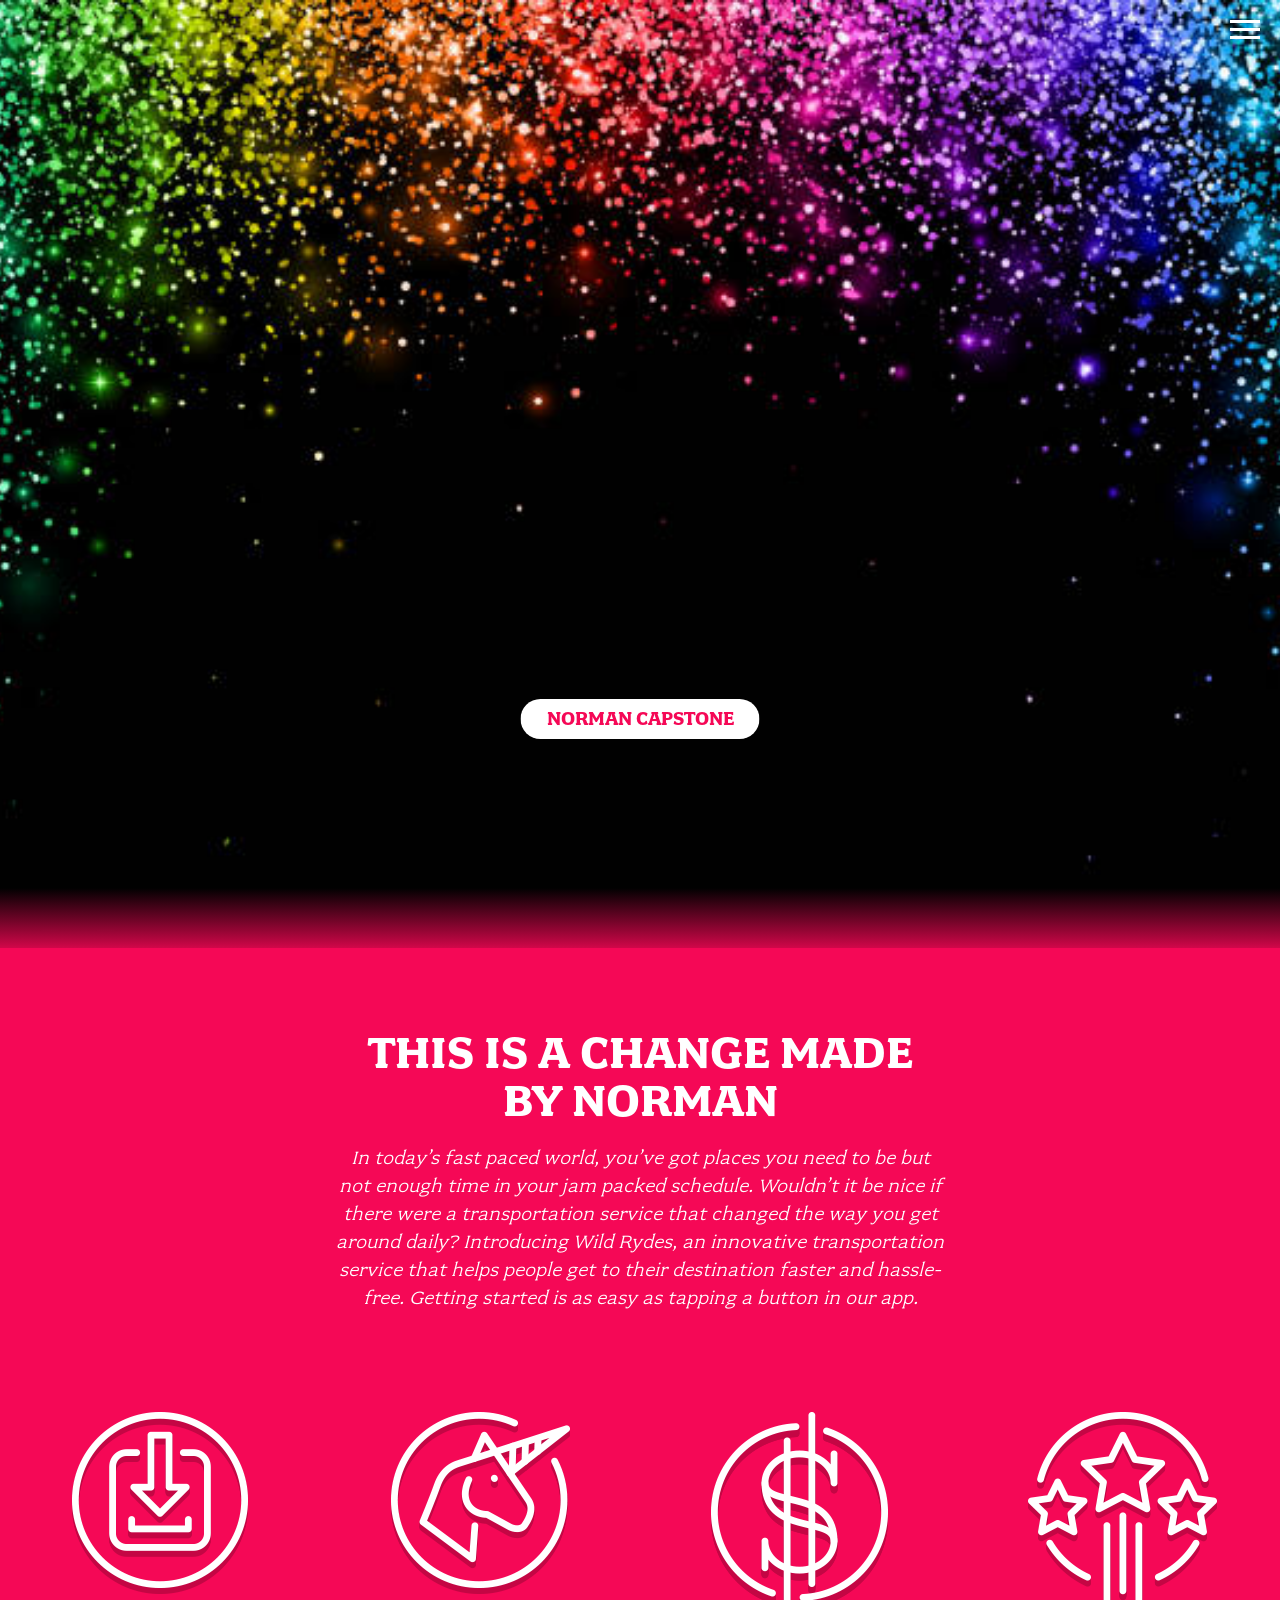
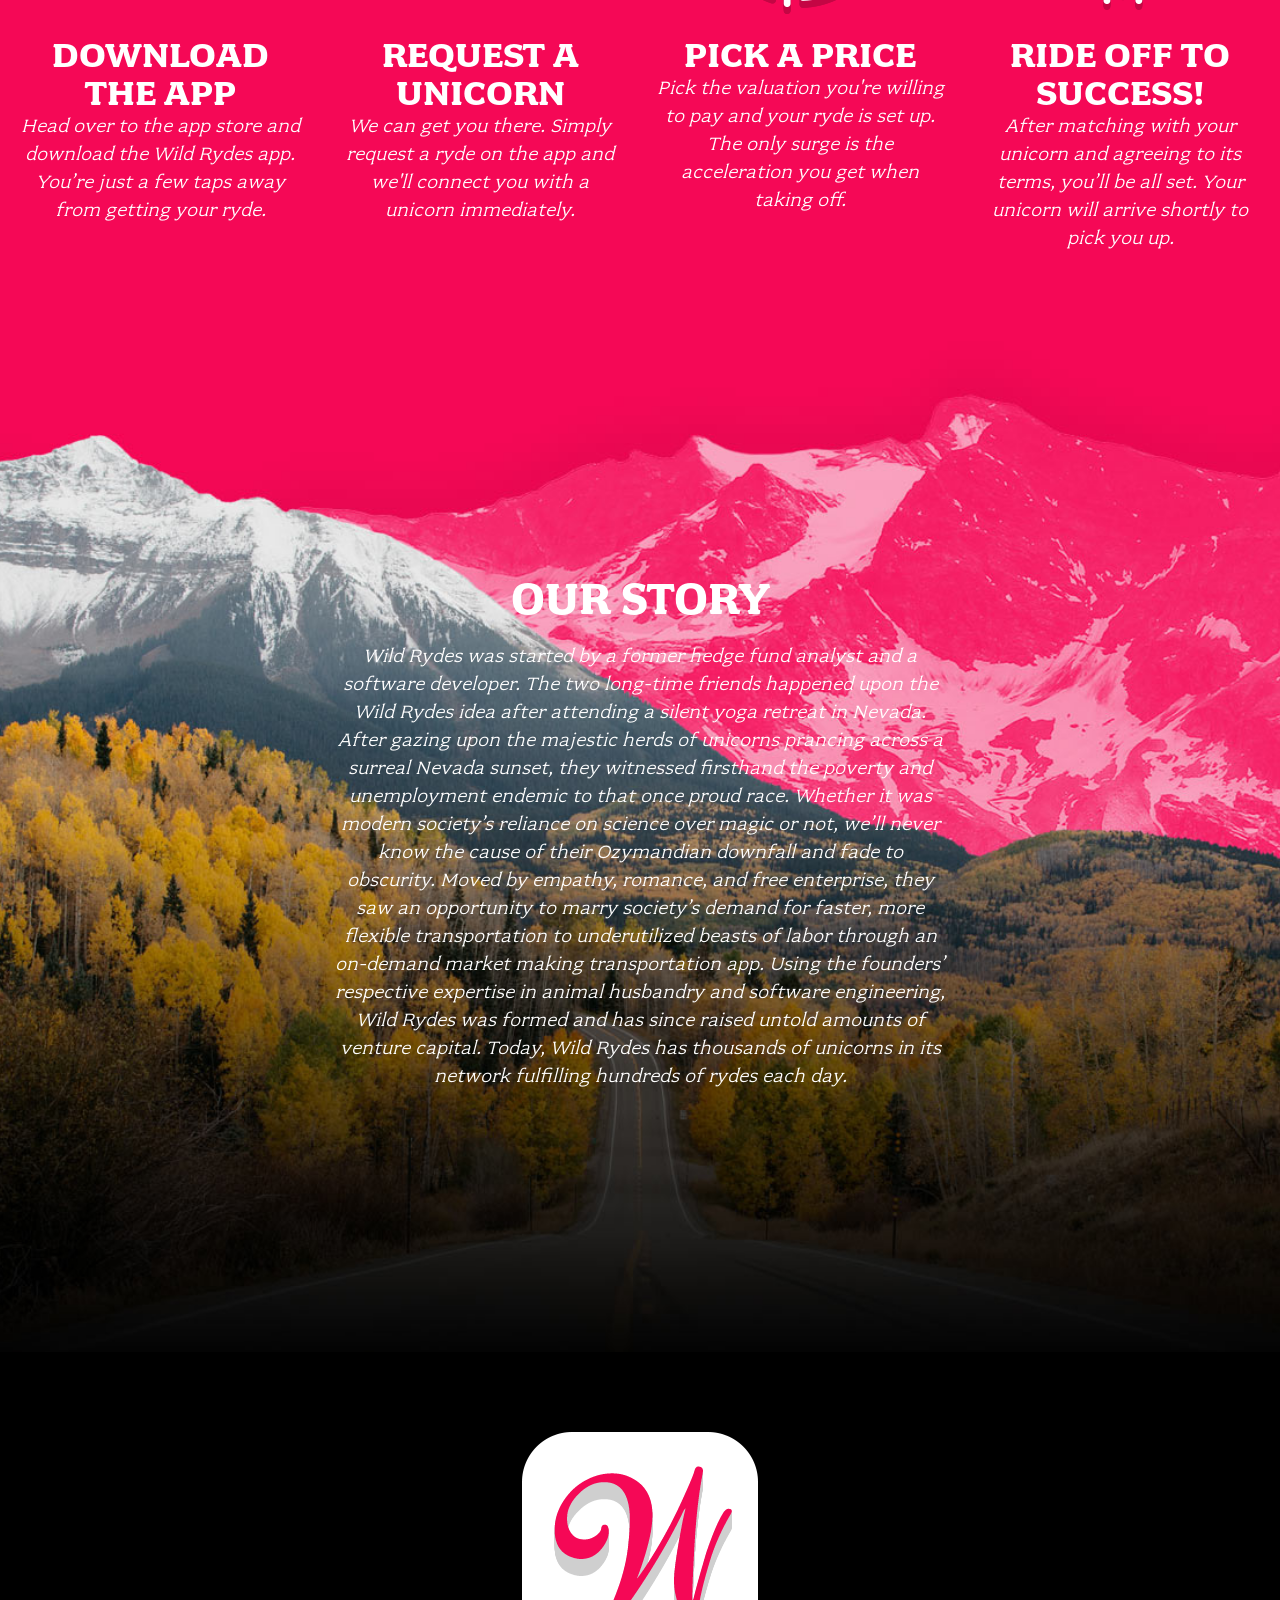
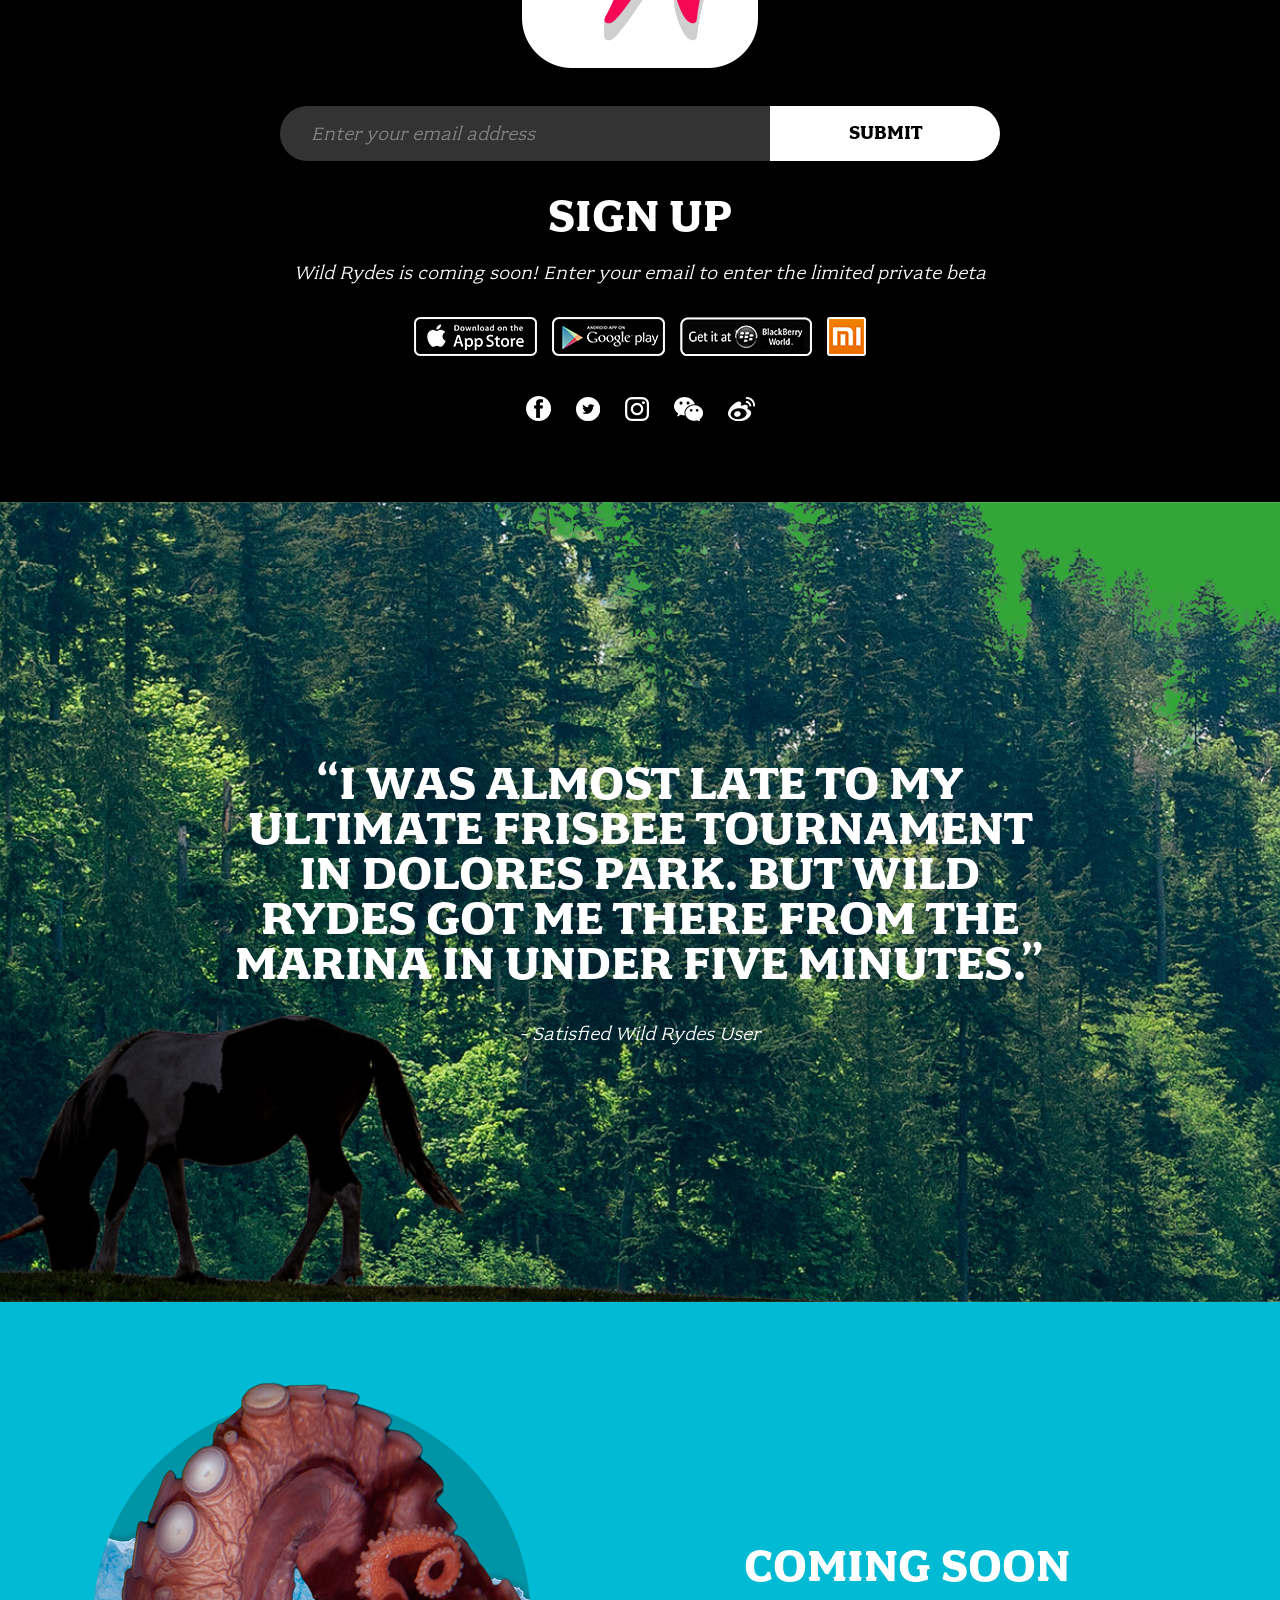
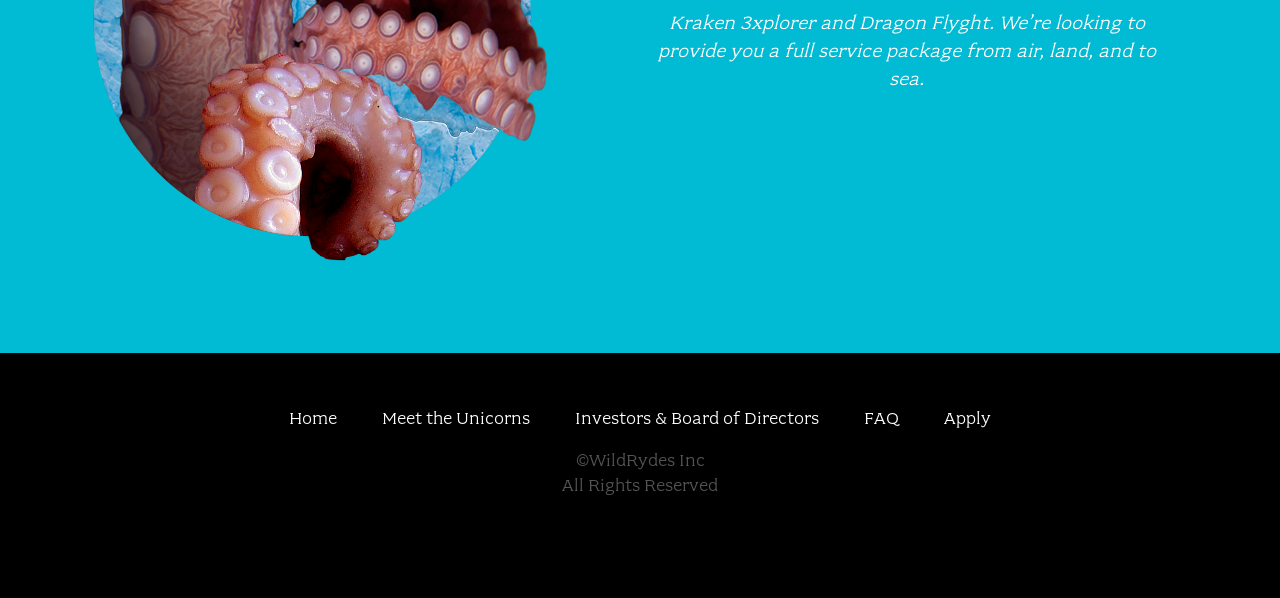
<file: capstone-app/index.html>
<!doctype html>
<html class="no-js" lang="">
<head>
  <meta charset="utf-8">
  <meta name="description" content="">
  <meta name="viewport" content="width=device-width, initial-scale=1">
  <title>Full Stack Academy</title>

  <link rel="stylesheet" href="css/font.css">
  <link rel="stylesheet" href="css/main.css">

  <script src="js/vendor/modernizr.js"></script>
</head>
<body class="page-home">

  <header class="site-header">
    <h1 class="title">Wild Rydes</h1>
    <nav class="site-nav">
      <ul>
        <li><a href="index.html">Home</a></li>
        <li><a href="unicorns.html">Meet the Unicorns</a></li>
        <li><a href="investors.html">Investors &amp; Board of Directors</a></li>
        <li><a href="faq.html">FAQ</a></li>
        <li><a href="apply.html">Apply</a></li>
      </ul>
    </nav>
    <button type="button" class="btn-menu"><span>Menu</span></button>
    <a class="home-button" href="/register.html">Norman Capstone</a>
  </header>

  <section class="home-about">
    <div class="row column large-9 xlarge-6 xxlarge-4">
      <h2 class="section-title">This is a change made by Norman</h2>
      <p class="content">
        In today’s fast paced world, you’ve got places you need to be but not enough time in your jam packed schedule. Wouldn’t it be nice if there were a transportation service that changed the way you get around daily? Introducing Wild Rydes, an innovative transportation service that helps people get to their destination faster and hassle-free. Getting started is as easy as tapping a button in our app.
      </p>
    </div>

    <div class="row medium-up-2 large-up-4">
      <div class="column">
        <div class="home-about-block">
          <h3 class="title icon-download">Download The App</h3>
          <p class="content">Head over to the app store and download the Wild Rydes app. You’re just a few taps away from getting your ryde.</p>
        </div>
      </div>

      <div class="column">
        <div class="home-about-block">
          <h3 class="title icon-unicorn">Request A Unicorn</h3>
          <p class="content">We can get you there. Simply request a ryde on the app and we'll connect you with a unicorn immediately.</p>
        </div>
      </div>

      <div class="column">
        <div class="home-about-block">
          <h3 class="title icon-price">Pick A Price</h3>
          <p class="content">Pick the valuation you're willing to pay and your ryde is set up. The only surge is the acceleration you get when taking off.</p>
        </div>
      </div>

      <div class="column">
        <div class="home-about-block">
          <h3 class="title icon-success">Ride Off To Success!</h3>
          <p class="content">After matching with your unicorn and agreeing to its terms, you’ll be all set. Your unicorn will arrive shortly to pick you up.</p>
        </div>
      </div>
    </div>
  </section>

  <section class="home-story">
    <div class="row column large-9 xlarge-6 xxlarge-4">
      <h2 class="section-title">Our Story</h2>
      <p class="content">
        Wild Rydes was started by a former hedge fund analyst and a software developer. The two long-time friends happened upon the Wild Rydes idea after attending a silent yoga retreat in Nevada. After gazing upon the majestic herds of unicorns prancing across a surreal Nevada sunset, they witnessed firsthand the poverty and unemployment endemic to that once proud race. Whether it was modern society’s reliance on science over magic or not, we’ll never know the cause of their Ozymandian downfall and fade to obscurity. Moved by empathy, romance, and free enterprise, they saw an opportunity to marry society’s demand for faster, more flexible transportation to underutilized beasts of labor through an on-demand market making transportation app. Using the founders’ respective expertise in animal husbandry and software engineering, Wild Rydes was formed and has since raised untold amounts of venture capital. Today, Wild Rydes has thousands of unicorns in its network fulfilling hundreds of rydes each day.
      </p>
    </div>
  </section>

  <section class="home-sign-up">
    <div class="row column">
      <img class="icon-w" src="images/wr-home-W.png">

      <form onsubmit="javascript:void(0);">
        <input type="email" placeholder="Enter your email address">
        <button type="button">Submit</button>
      </form>

      <h2 class="section-title">Sign Up</h2>

      <p class="content">Wild Rydes is coming soon! Enter your email to enter the limited private beta</p>

      <div class="apps">
        <a class="app-icon" href=""><img src="images/wr-home-apple.png"></a>
        <a class="app-icon" href=""><img src="images/wr-home-google.png"></a>
        <a class="app-icon" href=""><img src="images/wr-home-blackberry.png"></a>
        <a class="app-icon" href=""><img src="images/wr-home-Xiaomi.png"></a>
      </div>

      <div class="social">
        <a class="icon-fb" href="">Facebook</a>
        <a class="icon-tw" href="">Twitter</a>
        <a class="icon-ig" href="">Instagram</a>
        <a class="icon-wc" href="">Wechat</a>
        <a class="icon-wb" href="">Weibo</a>
      </div>
    </div>
  </section>

  <section class="home-quote">
    <div class="row column medium-8 xxlarge-6">
      <div class="quote-wrap">
        <div class="quote">
          “I was almost late to my ultimate frisbee tournament in DOLORES park. BUt Wild Rydes Got me there from the marina in under five minutes.”
        </div>
        <div class="quoter">- Satisfied Wild Rydes User</div>
      </div>
    </div>
  </section>

  <section class="kraken-callout">
    <div class="row">
      <div class="columns medium-6 xxlarge-4 xxlarge-offset-2">
        <img src="images/wr-home-kraken.png">
      </div>

      <div class="columns medium-6 xlarge-5 xxlarge-4">
        <h4 class="title">Coming Soon</h4>
        <p class="content">
          Kraken 3xplorer and Dragon Flyght. We’re looking to provide you a full service package from air, land, and to sea.
        </p>
      </div>
    </div>
  </section>

  <footer class="site-footer">
    <div class="row column">
      <nav class="footer-nav">
        <ul>
          <li><a href="index.html">Home</a></li>
          <li><a href="unicorns.html">Meet the Unicorns</a></li>
          <li><a href="investors.html">Investors & Board of Directors</a></li>
          <li><a href="faq.html">FAQ</a></li>
          <li><a href="apply.html">Apply</a></li>
        </ul>
      </nav>
    </div>

    <div class="row column">
      <div class="footer-legal">
        &copy;WildRydes Inc<br>
        All Rights Reserved
      </div>
    </div>
  </footer>

  <script src="js/vendor.js"></script>

  <script src="js/main.js"></script>
</body>
</html>
</file>
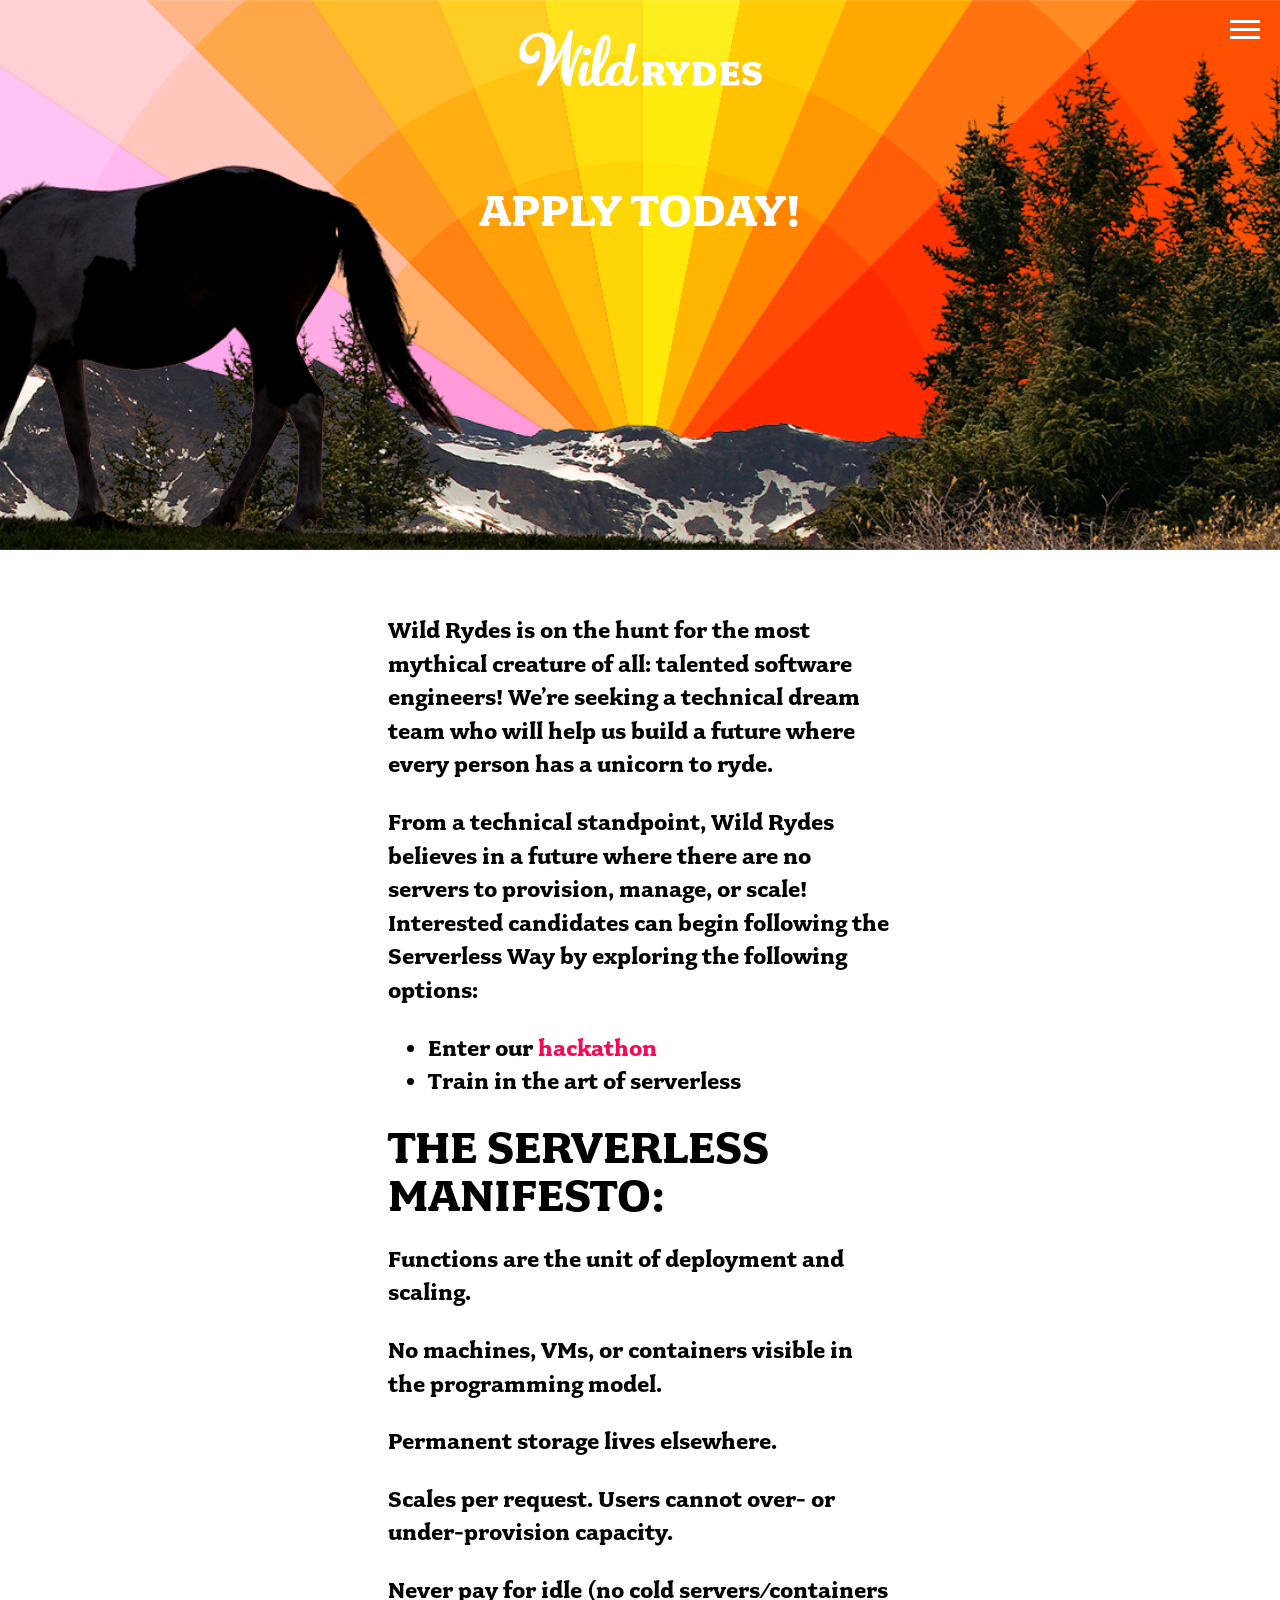
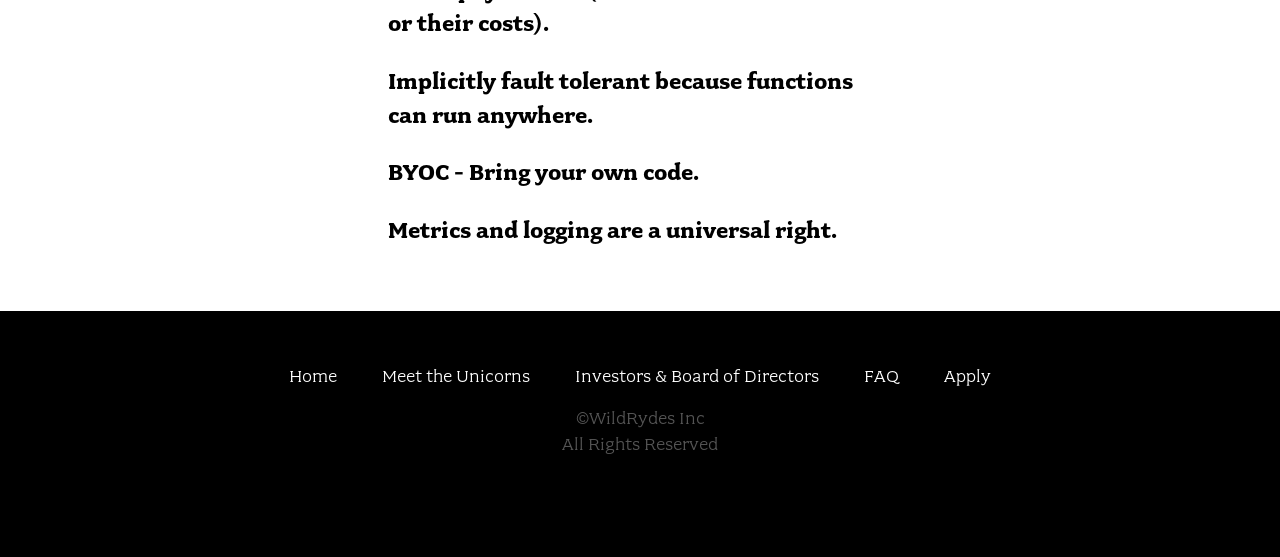
<file: capstone-app/apply.html>
<!doctype html>
<html class="no-js" lang="">
<head>
  <meta charset="utf-8">
  <meta name="description" content="">
  <meta name="viewport" content="width=device-width, initial-scale=1">
  <title>Apply - Wild Rydes</title>

  <link rel="stylesheet" href="css/font.css">
  <link rel="stylesheet" href="css/main.css">

  <script src="js/vendor/modernizr.js"></script>
</head>
<body class="page-apply">

  <header class="site-header">
    <div class="site-logo">FSA DevOps</div>

    <div class="row column medium-8 large-6 xlarge-5 xxlarge-4">
      <h1 class="title">Apply Today!</h1>
    </div>

    <nav class="site-nav">
      <ul>
        <li><a href="index.html">Home</a></li>
        <li><a href="unicorns.html">Meet the Unicorns</a></li>
        <li><a href="investors.html">Investors & Board of Directors</a></li>
        <li><a href="faq.html">FAQ</a></li>
        <li><a href="apply.html">Apply</a></li>
      </ul>
    </nav>
    <button type="button" class="btn-menu"><span>Menu</span></button>
  </header>

  <section class="content">
    <div class="row column medium-10 large-7 xlarge-5">
      <p>Wild Rydes is on the hunt for the most mythical creature of all: talented software engineers! We’re seeking a technical dream team who will help us build a future where every person has a unicorn to ryde.</p>
      <p>From a technical standpoint, Wild Rydes believes in a future where there are no servers to provision, manage, or scale! Interested candidates can begin following the Serverless Way by exploring the following options:</p>
      <ul>
        <li>Enter our <a href="http://awschatbot.devpost.com" target="_blank">hackathon</a></li>
        <li>Train in the art of serverless</li>
      </ul>

      <h2>The Serverless Manifesto:</h2>
      <p>Functions are the unit of deployment and scaling.</p>
      <p>No machines, VMs, or containers visible in the programming model.</p>
      <p>Permanent storage lives elsewhere.</p>
      <p>Scales per request. Users cannot over- or under-provision capacity.</p>
      <p>Never pay for idle (no cold servers/containers or their costs).</p>
      <p>Implicitly fault tolerant because functions can run anywhere.</p>
      <p>BYOC - Bring your own code.</p>
      <p>Metrics and logging are a universal right.</p>
    </div>
  </section>

  <footer class="site-footer">
    <div class="row column">
      <nav class="footer-nav">
        <ul>
          <li><a href="index.html">Home</a></li>
          <li><a href="unicorns.html">Meet the Unicorns</a></li>
          <li><a href="investors.html">Investors & Board of Directors</a></li>
          <li><a href="faq.html">FAQ</a></li>
          <li><a href="apply.html">Apply</a></li>
        </ul>
      </nav>
    </div>

    <div class="row column">
      <div class="footer-legal">
        &copy;WildRydes Inc<br>
        All Rights Reserved
      </div>
    </div>
  </footer>

  <script src="js/vendor.js"></script>

  <script src="js/main.js"></script>
</body>
</html>
</file>
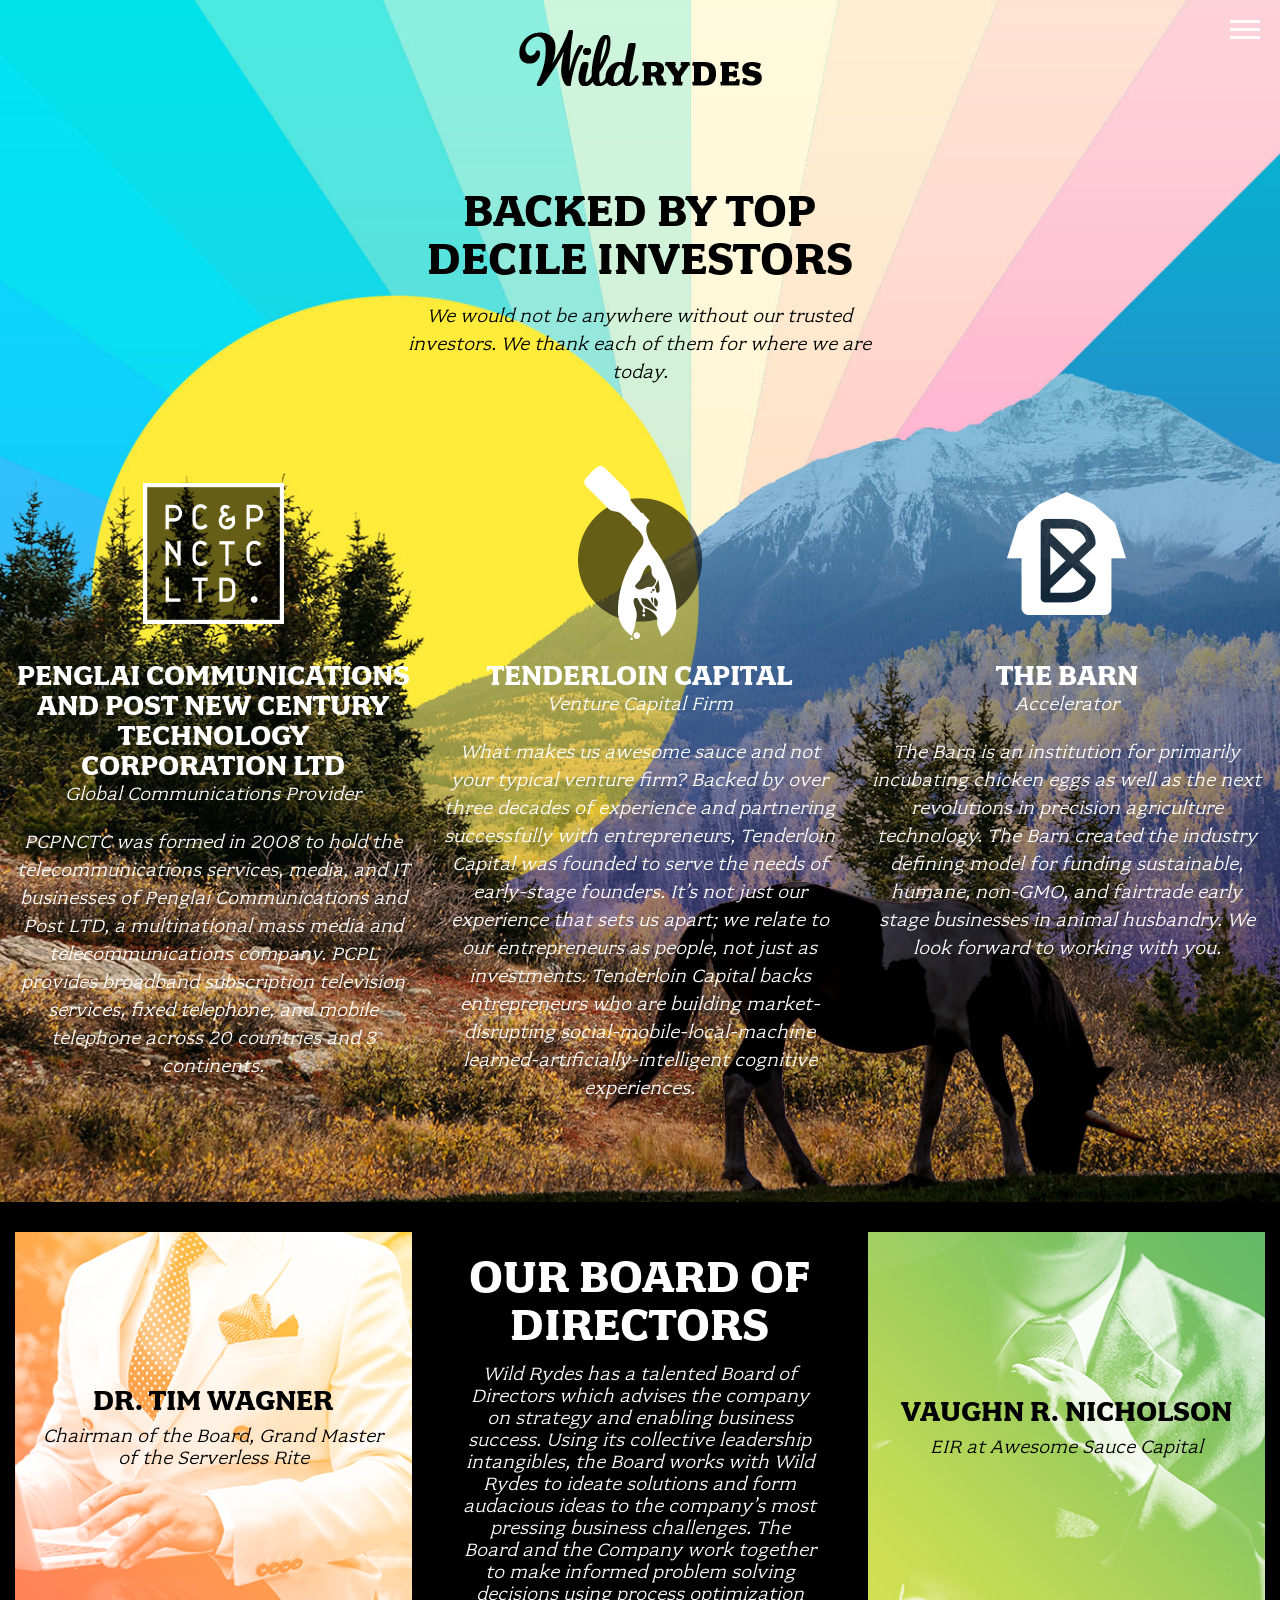
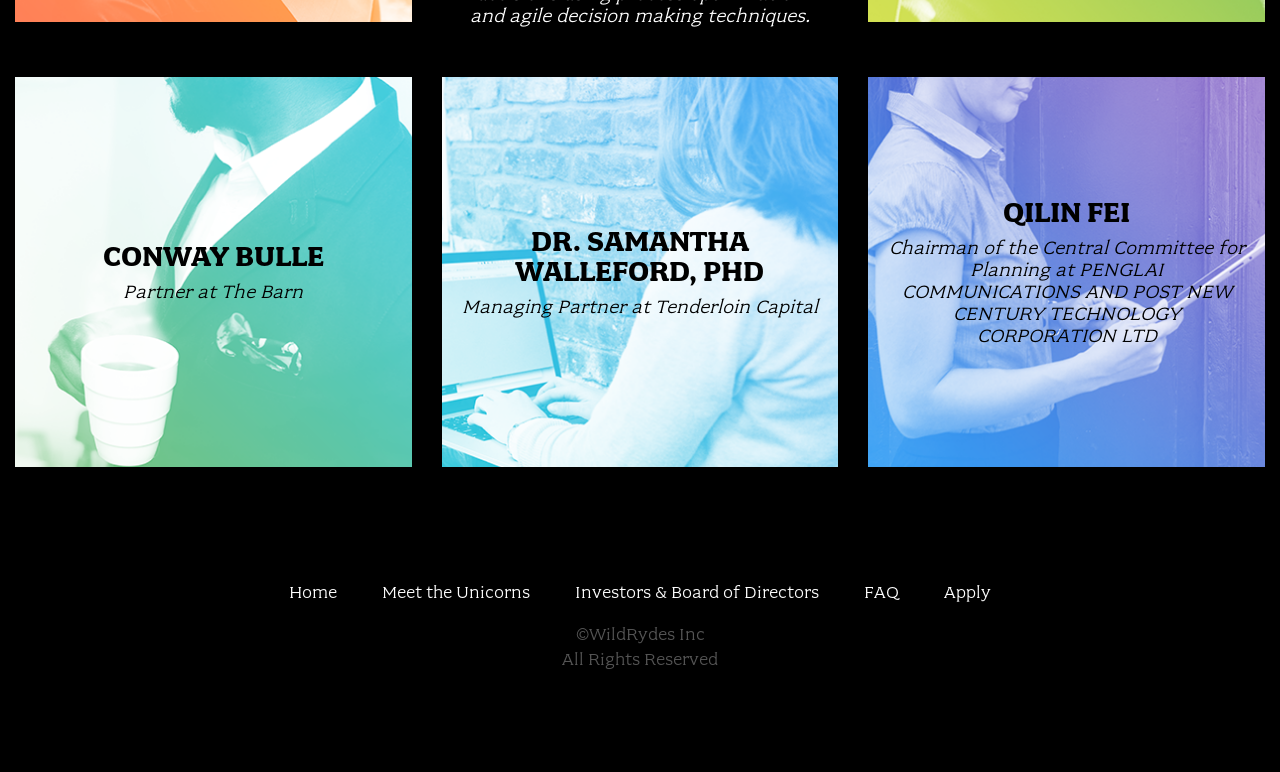
<file: capstone-app/investors.html>
<!doctype html>
<html class="no-js" lang="">
<head>
  <meta charset="utf-8">
  <meta name="description" content="">
  <meta name="viewport" content="width=device-width, initial-scale=1">
  <title>Investors &amp; Board of Directors - Wild Rydes</title>

  <link rel="stylesheet" href="css/font.css">
  <link rel="stylesheet" href="css/main.css">

  <script src="js/vendor/modernizr.js"></script>
</head>
<body class="page-investors">

  <div class="top-section">
    <header class="site-header">
      <div class="site-logo dark">Wild Rydes</div>

      <div class="row column medium-8 large-6 xlarge-5 xxlarge-4">
        <h1 class="title">Backed By Top Decile Investors</h1>
        <p class="content">
          We would not be anywhere without our trusted investors. We thank each of them for where we are today.
        </p>
      </div>

      <nav class="site-nav">
        <ul>
          <li><a href="index.html">Home</a></li>
          <li><a href="unicorns.html">Meet the Unicorns</a></li>
          <li><a href="investors.html">Investors & Board of Directors</a></li>
          <li><a href="faq.html">FAQ</a></li>
          <li><a href="apply.html">Apply</a></li>
        </ul>
      </nav>
      <button type="button" class="btn-menu"><span>Menu</span></button>
    </header>

    <div class="investors-list">
      <div class="row">
        <div class="columns large-4">
          <div class="investor">
            <h2 class="title pcp">Penglai Communications and Post New Century Technology Corporation Ltd</h2>
            <div class="subtitle">Global Communications Provider</div>
            <p class="content">
              PCPNCTC was formed in 2008 to hold the telecommunications services, media, and IT businesses of Penglai Communications and Post LTD, a multinational mass media and telecommunications company. PCPL provides broadband subscription television services, fixed telephone, and mobile telephone across 20 countries and 3 continents.
            </p>
          </div>
        </div>

        <div class="columns large-4">
          <div class="investor">
            <h2 class="title awesome">Tenderloin Capital</h2>
            <div class="subtitle">Venture Capital Firm</div>
            <p class="content">
              What makes us awesome sauce and not your typical venture firm? Backed by over three decades of experience and partnering successfully with entrepreneurs, Tenderloin Capital was founded to serve the needs of early-stage founders. It’s not just our experience that sets us apart; we relate to our entrepreneurs as people, not just as investments. Tenderloin Capital backs entrepreneurs who are building market-disrupting social-mobile-local-machine learned-artificially-intelligent cognitive experiences.
            </p>
          </div>
        </div>

        <div class="columns large-4">
          <div class="investor">
            <h2 class="title barn">The Barn</h2>
            <div class="subtitle">Accelerator</div>
            <p class="content">
              The Barn is an institution for primarily incubating chicken eggs as well as the next revolutions in precision agriculture technology. The Barn created the industry defining model for funding sustainable, humane, non-GMO, and fairtrade early stage businesses in animal husbandry. We look forward to working with you.
            </p>
          </div>
        </div>
      </div>
    </div>
  </div>

  <section class="board-directors">
    <div class="row">
      <div class="columns large-4 large-push-4">
        <div class="intro block">
          <h2 class="title">Our Board of Directors</h2>
          <p class="content">
            Wild Rydes has a talented Board of Directors which advises the company on strategy and enabling business success. Using its collective leadership intangibles, the Board works with Wild Rydes to ideate solutions and form audacious ideas to the company’s most pressing business challenges. The Board and the Company work together to make informed problem solving decisions using process optimization and agile decision making techniques.
          </p>
        </div>
      </div>

      <div class="columns large-4 large-pull-4">
        <div class="one block">
          <h3 class="title">Dr. Tim Wagner</h3>
          <p class="content">Chairman of the Board, Grand Master of the Serverless Rite</p>
        </div>
      </div>

      <div class="columns large-4">
        <div class="two block">
          <h3 class="title">Vaughn R. Nicholson</h3>
          <p class="content">EIR at Awesome Sauce Capital</p>
        </div>
      </div>
    </div>

    <div class="row">
      <div class="columns large-4">
        <div class="three block">
          <h3 class="title">Conway Bulle</h3>
          <p class="content">Partner at The Barn</p>
        </div>
      </div>

      <div class="columns large-4">
        <div class="four block">
          <h3 class="title">Dr. Samantha Walleford, PhD</h3>
          <p class="content">Managing Partner at Tenderloin Capital</p>
        </div>
      </div>

      <div class="columns large-4">
        <div class="five block">
          <h3 class="title">Qilin Fei</h3>
          <p class="content">Chairman of the Central Committee for Planning at PENGLAI COMMUNICATIONS AND POST NEW CENTURY TECHNOLOGY CORPORATION LTD</p>
        </div>
      </div>
    </div>
  </section>

  <footer class="site-footer">
    <div class="row column">
      <nav class="footer-nav">
        <ul>
          <li><a href="index.html">Home</a></li>
          <li><a href="unicorns.html">Meet the Unicorns</a></li>
          <li><a href="investors.html">Investors & Board of Directors</a></li>
          <li><a href="faq.html">FAQ</a></li>
          <li><a href="apply.html">Apply</a></li>
        </ul>
      </nav>
    </div>

    <div class="row column">
      <div class="footer-legal">
        &copy;WildRydes Inc<br>
        All Rights Reserved
      </div>
    </div>
  </footer>

  <script src="js/vendor.js"></script>

  <script src="js/main.js"></script>
</body>
</html>
</file>
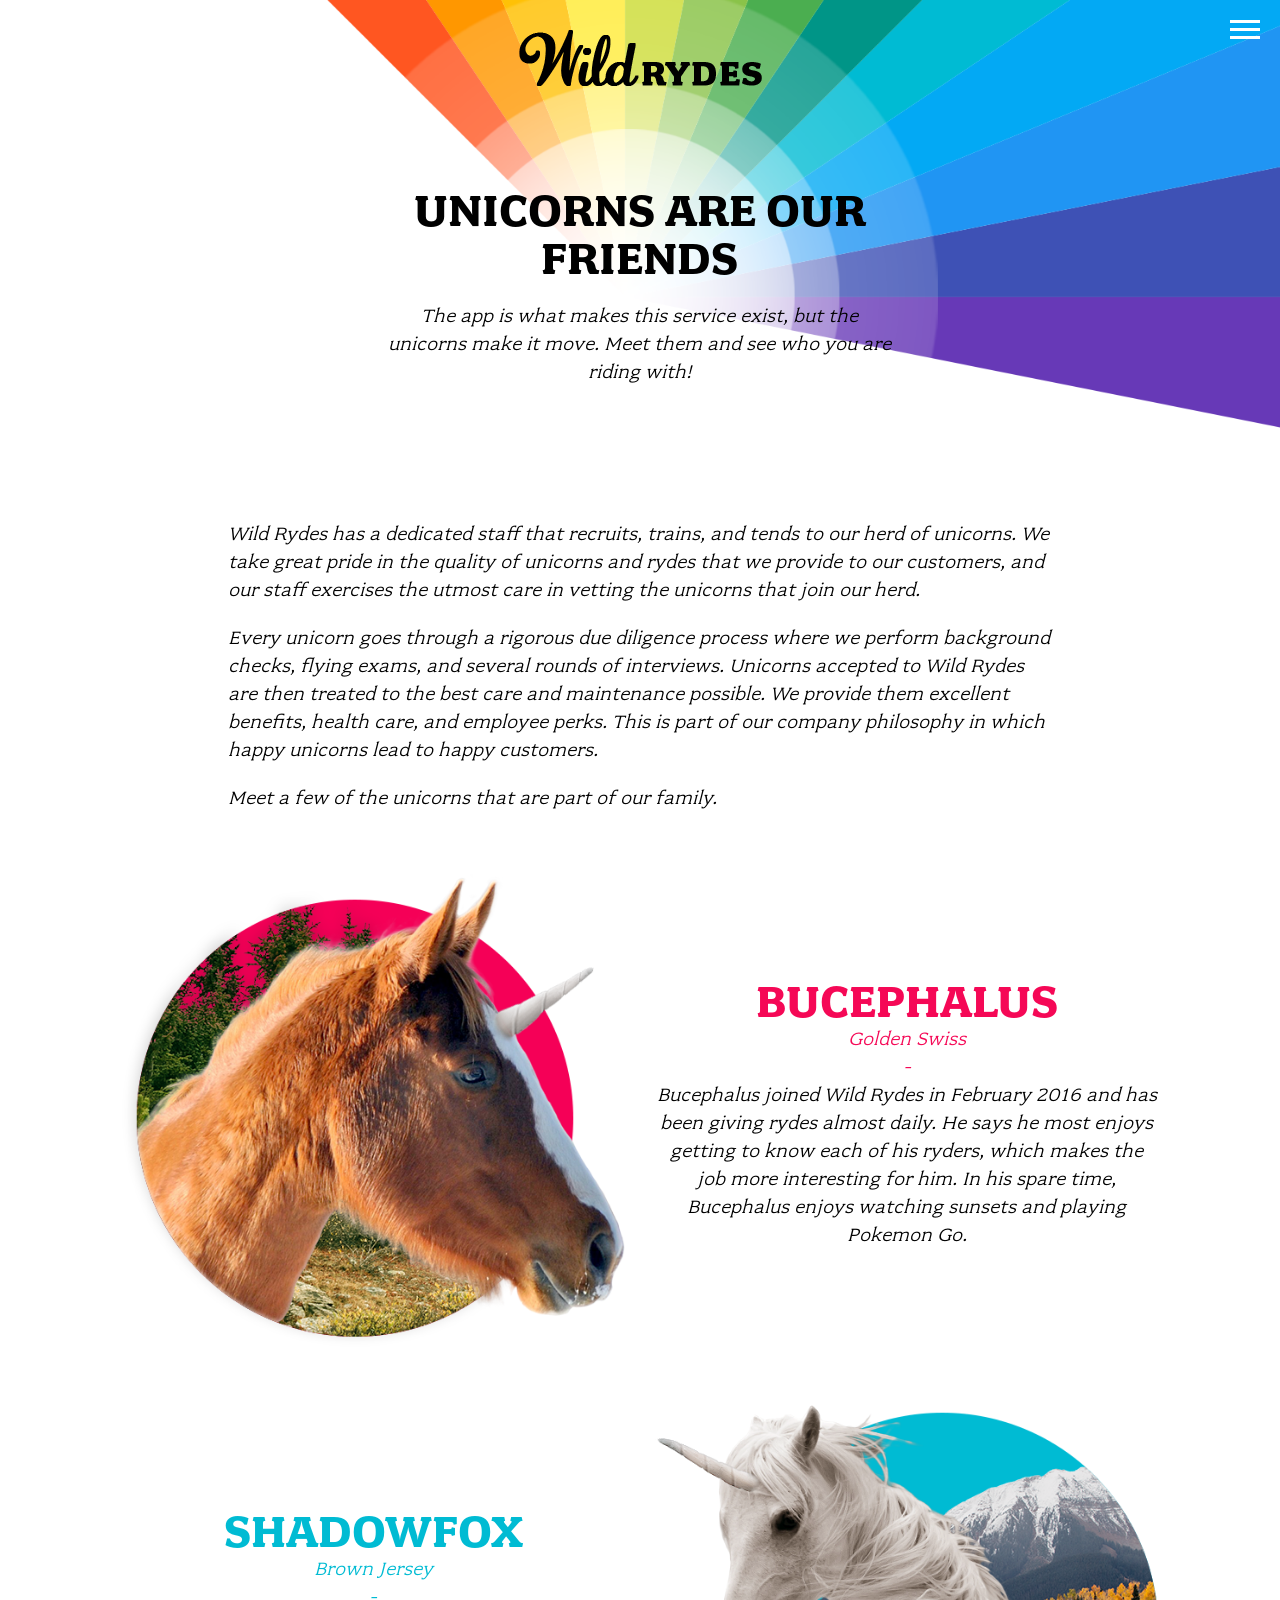
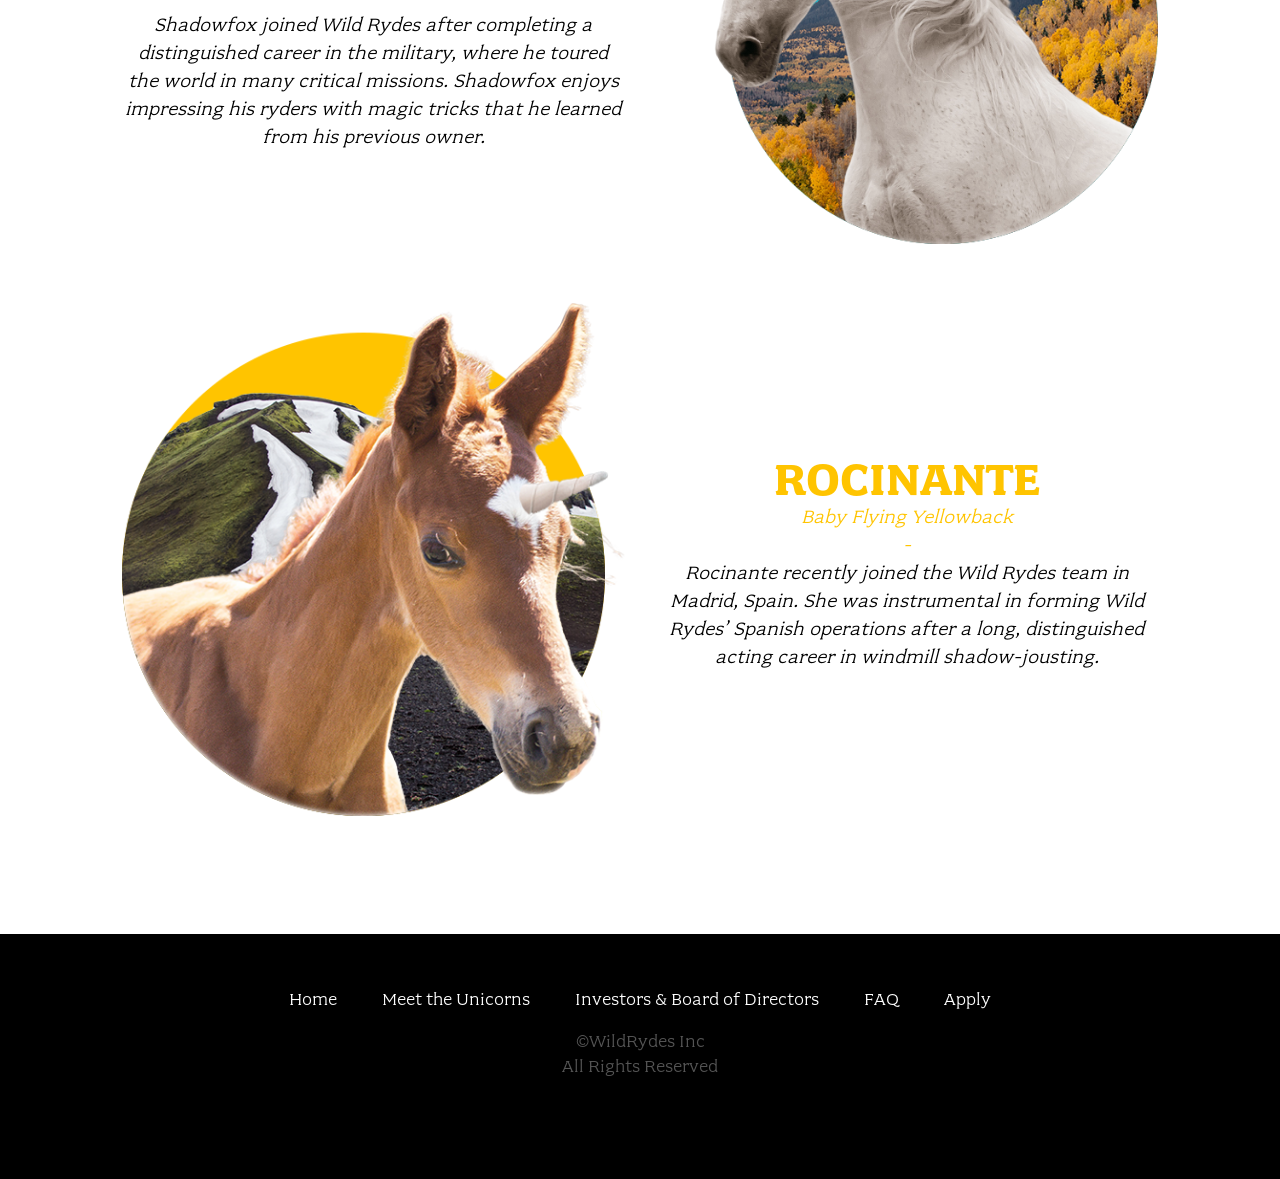
<file: capstone-app/unicorns.html>
<!doctype html>
<html class="no-js" lang="">
<head>
  <meta charset="utf-8">
  <meta name="description" content="">
  <meta name="viewport" content="width=device-width, initial-scale=1">
  <title>Unicorns - Wild Rydes</title>

  <link rel="stylesheet" href="css/font.css">
  <link rel="stylesheet" href="css/main.css">

  <script src="js/vendor/modernizr.js"></script>
</head>
<body class="page-unicorns">

  <header class="site-header">
    <div class="site-logo dark">Wild Rydes</div>

    <div class="row column medium-8 large-6 xlarge-5 xxlarge-4">
      <h1 class="title">Unicorns Are Our Friends</h1>
      <p class="content">
        The app is what makes this service exist, but the unicorns make it move. Meet them and see who you are riding with!
      </p>
    </div>

    <nav class="site-nav">
      <ul>
        <li><a href="index.html">Home</a></li>
        <li><a href="unicorns.html">Meet the Unicorns</a></li>
        <li><a href="investors.html">Investors & Board of Directors</a></li>
        <li><a href="faq.html">FAQ</a></li>
        <li><a href="apply.html">Apply</a></li>
      </ul>
    </nav>
    <button type="button" class="btn-menu"><span>Menu</span></button>
  </header>

  <div class="row column medium-10 large-8 xxlarge-6">
    <p class="content">
      Wild Rydes has a dedicated staff that recruits, trains, and tends to our herd of unicorns. We take great pride in the quality of unicorns and rydes that we provide to our customers, and our staff exercises the utmost care in vetting the unicorns that join our herd.
    </p>

    <p class="content">
      Every unicorn goes through a rigorous due diligence process where we perform background checks, flying exams, and several rounds of interviews. Unicorns accepted to Wild Rydes are then treated to the best care and maintenance possible. We provide them excellent benefits, health care, and employee perks. This is part of our company philosophy in which happy unicorns lead to happy customers.
    </p>

    <p class="content">Meet a few of the unicorns that are part of our family.</p>
  </div>

  <section class="unicorns-list">
    <div class="row">
      <div class="unicorn jimmy">
        <div class="columns medium-5 large-6 xlarge-5 xlarge-offset-1">
          <img src="images/wr-unicorn-one.png" alt="Jimmy Three Legs">
        </div>

        <div class="columns medium-7 large-6 xlarge-5 xxlarge-4">
          <h2 class="title">Bucephalus</h2>
          <div class="subtitle">Golden Swiss</div>
          <p class="content">
            Bucephalus joined Wild Rydes in February 2016 and has been giving rydes almost daily. He says he most enjoys getting to know each of his ryders, which makes the job more interesting for him. In his spare time, Bucephalus enjoys watching sunsets and playing Pokemon Go.
          </p>
        </div>
      </div>
    </div>

    <div class="row">
      <div class="unicorn henry">
        <div class="columns medium-5 medium-push-7 large-6 large-push-6 xlarge-5 xlarge-offset-1 xlarge-push-5">
          <img src="images/wr-unicorn-two.png" alt="Hot Shoe Henry">
        </div>

        <div class="columns medium-7 medium-pull-5 large-6 large-pull-6 xlarge-5 xlarge-pull-5 xxlarge-4 xxlarge-offset-1">
          <h2 class="title">Shadowfox</h2>
          <div class="subtitle">Brown Jersey</div>
          <p class="content">
            Shadowfox joined Wild Rydes after completing a distinguished career in the military, where he toured the world in many critical missions. Shadowfox enjoys impressing his ryders with magic tricks that he learned from his previous owner.
          </p>
        </div>
      </div>
    </div>

    <div class="row">
      <div class="unicorn veronica">
        <div class="columns medium-5 large-6 xlarge-5 xlarge-offset-1">
          <img src="images/wr-unicorn-three.png" alt="Veronica">
        </div>

        <div class="columns medium-7 large-6 xlarge-5 xxlarge-4">
          <h2 class="title">Rocinante</h2>
          <div class="subtitle">Baby Flying Yellowback</div>
          <p class="content">
            Rocinante recently joined the Wild Rydes team in Madrid, Spain. She was instrumental in forming Wild Rydes’ Spanish operations after a long, distinguished acting career in windmill shadow-jousting.
          </p>
        </div>
      </div>
    </div>
  </section>

  <footer class="site-footer">
    <div class="row column">
      <nav class="footer-nav">
        <ul>
          <li><a href="index.html">Home</a></li>
          <li><a href="unicorns.html">Meet the Unicorns</a></li>
          <li><a href="investors.html">Investors & Board of Directors</a></li>
          <li><a href="faq.html">FAQ</a></li>
          <li><a href="apply.html">Apply</a></li>
        </ul>
      </nav>
    </div>

    <div class="row column">
      <div class="footer-legal">
        &copy;WildRydes Inc<br>
        All Rights Reserved
      </div>
    </div>
  </footer>

  <script src="js/vendor.js"></script>

  <script src="js/main.js"></script>
</body>
</html>
</file>
<file: capstone-app/css/font.css>
@font-face {
    font-family: "fairplex-wide";
    font-style: normal;
    font-weight: 400;
    src: url("../fonts/fairplex-wide-n4.woff") format("woff2");
}
@font-face {
    font-family: "fairplex-wide";
    font-style: normal;
    font-weight: 700;
    src: url("../fonts/fairplex-wide-n7.woff") format("woff2");
}
</file>
<file: capstone-app/css/main.css>
/*! normalize.css v4.2.0 | MIT License | github.com/necolas/normalize.css */html{font-family:sans-serif;line-height:1.15;-ms-text-size-adjust:100%;-webkit-text-size-adjust:100%}body{margin:0}article,aside,footer,header,nav,section{display:block}h1{font-size:2em;margin:.67em 0}figcaption,figure,main{display:block}figure{margin:1em 40px}hr{box-sizing:content-box;height:0;overflow:visible}pre{font-family:monospace,monospace;font-size:1em}a{background-color:transparent;-webkit-text-decoration-skip:objects}a:active,a:hover{outline-width:0}abbr[title]{border-bottom:none;text-decoration:underline;text-decoration:underline dotted}b,strong{font-weight:inherit;font-weight:bolder}code,kbd,samp{font-family:monospace,monospace;font-size:1em}dfn{font-style:italic}mark{background-color:#ff0;color:#000}small{font-size:80%}sub,sup{font-size:75%;line-height:0;position:relative;vertical-align:baseline}sub{bottom:-.25em}sup{top:-.5em}audio,video{display:inline-block}audio:not([controls]){display:none;height:0}img{border-style:none}svg:not(:root){overflow:hidden}button,input,optgroup,select,textarea{font:inherit;margin:0}optgroup{font-weight:700}button,input{overflow:visible}button,select{text-transform:none}[type=reset],[type=submit],button,html [type=button]{-webkit-appearance:button;cursor:pointer}[type=button]::-moz-focus-inner,[type=reset]::-moz-focus-inner,[type=submit]::-moz-focus-inner,button::-moz-focus-inner{border-style:none;padding:0}[type=button]:-moz-focusring,[type=reset]:-moz-focusring,[type=submit]:-moz-focusring,button:-moz-focusring{outline:1px dotted ButtonText}fieldset{border:1px solid silver;margin:0 2px;padding:.35em .625em .75em}legend{box-sizing:border-box;color:inherit;display:table;max-width:100%;padding:0;white-space:normal}progress{display:inline-block;vertical-align:baseline}textarea{overflow:auto}[type=checkbox],[type=radio]{box-sizing:border-box;padding:0}[type=number]::-webkit-inner-spin-button,[type=number]::-webkit-outer-spin-button{height:auto}[type=search]{-webkit-appearance:textfield;outline-offset:-2px}[type=search]::-webkit-search-cancel-button,[type=search]::-webkit-search-decoration{-webkit-appearance:none}::-webkit-file-upload-button{-webkit-appearance:button;font:inherit}details,menu{display:block}summary{display:list-item}canvas{display:inline-block}[hidden],template{display:none}.row{max-width:96.875rem;margin-left:auto;margin-right:auto}.row:after,.row:before{content:' ';display:table}.row:after{clear:both}.row.collapse>.column,.row.collapse>.columns{padding-left:0;padding-right:0}.row .row{max-width:none;margin-left:-.625rem;margin-right:-.625rem}@media screen and (min-width:40em){.row .row{margin-left:-.9375rem;margin-right:-.9375rem}}.row .row.collapse{margin-left:0;margin-right:0}.row.expanded{max-width:none}.row.expanded .row{margin-left:auto;margin-right:auto}.column,.columns{width:100%;float:left;padding-left:.625rem;padding-right:.625rem}@media screen and (min-width:40em){.column,.columns{padding-left:.9375rem;padding-right:.9375rem}}.column:last-child:not(:first-child),.columns:last-child:not(:first-child){float:right}.column.end:last-child:last-child,.end.columns:last-child:last-child{float:left}.column.row.row,.row.row.columns{float:none}.row .column.row.row,.row .row.row.columns{padding-left:0;padding-right:0;margin-left:0;margin-right:0}.small-1{width:8.3333333333%}.small-push-1{position:relative;left:8.3333333333%}.small-pull-1{position:relative;left:-8.3333333333%}.small-offset-0{margin-left:0}.small-2{width:16.6666666667%}.small-push-2{position:relative;left:16.6666666667%}.small-pull-2{position:relative;left:-16.6666666667%}.small-offset-1{margin-left:8.3333333333%}.small-3{width:25%}.small-push-3{position:relative;left:25%}.small-pull-3{position:relative;left:-25%}.small-offset-2{margin-left:16.6666666667%}.small-4{width:33.3333333333%}.small-push-4{position:relative;left:33.3333333333%}.small-pull-4{position:relative;left:-33.3333333333%}.small-offset-3{margin-left:25%}.small-5{width:41.6666666667%}.small-push-5{position:relative;left:41.6666666667%}.small-pull-5{position:relative;left:-41.6666666667%}.small-offset-4{margin-left:33.3333333333%}.small-6{width:50%}.small-push-6{position:relative;left:50%}.small-pull-6{position:relative;left:-50%}.small-offset-5{margin-left:41.6666666667%}.small-7{width:58.3333333333%}.small-push-7{position:relative;left:58.3333333333%}.small-pull-7{position:relative;left:-58.3333333333%}.small-offset-6{margin-left:50%}.small-8{width:66.6666666667%}.small-push-8{position:relative;left:66.6666666667%}.small-pull-8{position:relative;left:-66.6666666667%}.small-offset-7{margin-left:58.3333333333%}.small-9{width:75%}.small-push-9{position:relative;left:75%}.small-pull-9{position:relative;left:-75%}.small-offset-8{margin-left:66.6666666667%}.small-10{width:83.3333333333%}.small-push-10{position:relative;left:83.3333333333%}.small-pull-10{position:relative;left:-83.3333333333%}.small-offset-9{margin-left:75%}.small-11{width:91.6666666667%}.small-push-11{position:relative;left:91.6666666667%}.small-pull-11{position:relative;left:-91.6666666667%}.small-offset-10{margin-left:83.3333333333%}.small-12{width:100%}.small-offset-11{margin-left:91.6666666667%}.small-up-1>.column,.small-up-1>.columns{width:100%;float:left}.small-up-1>.column:nth-of-type(1n),.small-up-1>.columns:nth-of-type(1n){clear:none}.small-up-1>.column:nth-of-type(1n+1),.small-up-1>.columns:nth-of-type(1n+1){clear:both}.small-up-1>.column:last-child,.small-up-1>.columns:last-child{float:left}.small-up-2>.column,.small-up-2>.columns{width:50%;float:left}.small-up-2>.column:nth-of-type(1n),.small-up-2>.columns:nth-of-type(1n){clear:none}.small-up-2>.column:nth-of-type(2n+1),.small-up-2>.columns:nth-of-type(2n+1){clear:both}.small-up-2>.column:last-child,.small-up-2>.columns:last-child{float:left}.small-up-3>.column,.small-up-3>.columns{width:33.3333333333%;float:left}.small-up-3>.column:nth-of-type(1n),.small-up-3>.columns:nth-of-type(1n){clear:none}.small-up-3>.column:nth-of-type(3n+1),.small-up-3>.columns:nth-of-type(3n+1){clear:both}.small-up-3>.column:last-child,.small-up-3>.columns:last-child{float:left}.small-up-4>.column,.small-up-4>.columns{width:25%;float:left}.small-up-4>.column:nth-of-type(1n),.small-up-4>.columns:nth-of-type(1n){clear:none}.small-up-4>.column:nth-of-type(4n+1),.small-up-4>.columns:nth-of-type(4n+1){clear:both}.small-up-4>.column:last-child,.small-up-4>.columns:last-child{float:left}.small-up-5>.column,.small-up-5>.columns{width:20%;float:left}.small-up-5>.column:nth-of-type(1n),.small-up-5>.columns:nth-of-type(1n){clear:none}.small-up-5>.column:nth-of-type(5n+1),.small-up-5>.columns:nth-of-type(5n+1){clear:both}.small-up-5>.column:last-child,.small-up-5>.columns:last-child{float:left}.small-up-6>.column,.small-up-6>.columns{width:16.6666666667%;float:left}.small-up-6>.column:nth-of-type(1n),.small-up-6>.columns:nth-of-type(1n){clear:none}.small-up-6>.column:nth-of-type(6n+1),.small-up-6>.columns:nth-of-type(6n+1){clear:both}.small-up-6>.column:last-child,.small-up-6>.columns:last-child{float:left}.small-up-7>.column,.small-up-7>.columns{width:14.2857142857%;float:left}.small-up-7>.column:nth-of-type(1n),.small-up-7>.columns:nth-of-type(1n){clear:none}.small-up-7>.column:nth-of-type(7n+1),.small-up-7>.columns:nth-of-type(7n+1){clear:both}.small-up-7>.column:last-child,.small-up-7>.columns:last-child{float:left}.small-up-8>.column,.small-up-8>.columns{width:12.5%;float:left}.small-up-8>.column:nth-of-type(1n),.small-up-8>.columns:nth-of-type(1n){clear:none}.small-up-8>.column:nth-of-type(8n+1),.small-up-8>.columns:nth-of-type(8n+1){clear:both}.small-up-8>.column:last-child,.small-up-8>.columns:last-child{float:left}.small-collapse>.column,.small-collapse>.columns{padding-left:0;padding-right:0}.expanded.row .small-collapse.row,.small-collapse .row{margin-left:0;margin-right:0}.small-uncollapse>.column,.small-uncollapse>.columns{padding-left:.625rem;padding-right:.625rem}.small-centered{float:none;margin-left:auto;margin-right:auto}.small-pull-0,.small-push-0,.small-uncentered{position:static;margin-left:0;margin-right:0;float:left}@media screen and (min-width:40em){.medium-1{width:8.3333333333%}.medium-push-1{position:relative;left:8.3333333333%}.medium-pull-1{position:relative;left:-8.3333333333%}.medium-offset-0{margin-left:0}.medium-2{width:16.6666666667%}.medium-push-2{position:relative;left:16.6666666667%}.medium-pull-2{position:relative;left:-16.6666666667%}.medium-offset-1{margin-left:8.3333333333%}.medium-3{width:25%}.medium-push-3{position:relative;left:25%}.medium-pull-3{position:relative;left:-25%}.medium-offset-2{margin-left:16.6666666667%}.medium-4{width:33.3333333333%}.medium-push-4{position:relative;left:33.3333333333%}.medium-pull-4{position:relative;left:-33.3333333333%}.medium-offset-3{margin-left:25%}.medium-5{width:41.6666666667%}.medium-push-5{position:relative;left:41.6666666667%}.medium-pull-5{position:relative;left:-41.6666666667%}.medium-offset-4{margin-left:33.3333333333%}.medium-6{width:50%}.medium-push-6{position:relative;left:50%}.medium-pull-6{position:relative;left:-50%}.medium-offset-5{margin-left:41.6666666667%}.medium-7{width:58.3333333333%}.medium-push-7{position:relative;left:58.3333333333%}.medium-pull-7{position:relative;left:-58.3333333333%}.medium-offset-6{margin-left:50%}.medium-8{width:66.6666666667%}.medium-push-8{position:relative;left:66.6666666667%}.medium-pull-8{position:relative;left:-66.6666666667%}.medium-offset-7{margin-left:58.3333333333%}.medium-9{width:75%}.medium-push-9{position:relative;left:75%}.medium-pull-9{position:relative;left:-75%}.medium-offset-8{margin-left:66.6666666667%}.medium-10{width:83.3333333333%}.medium-push-10{position:relative;left:83.3333333333%}.medium-pull-10{position:relative;left:-83.3333333333%}.medium-offset-9{margin-left:75%}.medium-11{width:91.6666666667%}.medium-push-11{position:relative;left:91.6666666667%}.medium-pull-11{position:relative;left:-91.6666666667%}.medium-offset-10{margin-left:83.3333333333%}.medium-12{width:100%}.medium-offset-11{margin-left:91.6666666667%}.medium-up-1>.column,.medium-up-1>.columns{width:100%;float:left}.medium-up-1>.column:nth-of-type(1n),.medium-up-1>.columns:nth-of-type(1n){clear:none}.medium-up-1>.column:nth-of-type(1n+1),.medium-up-1>.columns:nth-of-type(1n+1){clear:both}.medium-up-1>.column:last-child,.medium-up-1>.columns:last-child{float:left}.medium-up-2>.column,.medium-up-2>.columns{width:50%;float:left}.medium-up-2>.column:nth-of-type(1n),.medium-up-2>.columns:nth-of-type(1n){clear:none}.medium-up-2>.column:nth-of-type(2n+1),.medium-up-2>.columns:nth-of-type(2n+1){clear:both}.medium-up-2>.column:last-child,.medium-up-2>.columns:last-child{float:left}.medium-up-3>.column,.medium-up-3>.columns{width:33.3333333333%;float:left}.medium-up-3>.column:nth-of-type(1n),.medium-up-3>.columns:nth-of-type(1n){clear:none}.medium-up-3>.column:nth-of-type(3n+1),.medium-up-3>.columns:nth-of-type(3n+1){clear:both}.medium-up-3>.column:last-child,.medium-up-3>.columns:last-child{float:left}.medium-up-4>.column,.medium-up-4>.columns{width:25%;float:left}.medium-up-4>.column:nth-of-type(1n),.medium-up-4>.columns:nth-of-type(1n){clear:none}.medium-up-4>.column:nth-of-type(4n+1),.medium-up-4>.columns:nth-of-type(4n+1){clear:both}.medium-up-4>.column:last-child,.medium-up-4>.columns:last-child{float:left}.medium-up-5>.column,.medium-up-5>.columns{width:20%;float:left}.medium-up-5>.column:nth-of-type(1n),.medium-up-5>.columns:nth-of-type(1n){clear:none}.medium-up-5>.column:nth-of-type(5n+1),.medium-up-5>.columns:nth-of-type(5n+1){clear:both}.medium-up-5>.column:last-child,.medium-up-5>.columns:last-child{float:left}.medium-up-6>.column,.medium-up-6>.columns{width:16.6666666667%;float:left}.medium-up-6>.column:nth-of-type(1n),.medium-up-6>.columns:nth-of-type(1n){clear:none}.medium-up-6>.column:nth-of-type(6n+1),.medium-up-6>.columns:nth-of-type(6n+1){clear:both}.medium-up-6>.column:last-child,.medium-up-6>.columns:last-child{float:left}.medium-up-7>.column,.medium-up-7>.columns{width:14.2857142857%;float:left}.medium-up-7>.column:nth-of-type(1n),.medium-up-7>.columns:nth-of-type(1n){clear:none}.medium-up-7>.column:nth-of-type(7n+1),.medium-up-7>.columns:nth-of-type(7n+1){clear:both}.medium-up-7>.column:last-child,.medium-up-7>.columns:last-child{float:left}.medium-up-8>.column,.medium-up-8>.columns{width:12.5%;float:left}.medium-up-8>.column:nth-of-type(1n),.medium-up-8>.columns:nth-of-type(1n){clear:none}.medium-up-8>.column:nth-of-type(8n+1),.medium-up-8>.columns:nth-of-type(8n+1){clear:both}.medium-up-8>.column:last-child,.medium-up-8>.columns:last-child{float:left}.medium-collapse>.column,.medium-collapse>.columns{padding-left:0;padding-right:0}.expanded.row .medium-collapse.row,.medium-collapse .row{margin-left:0;margin-right:0}.medium-uncollapse>.column,.medium-uncollapse>.columns{padding-left:.9375rem;padding-right:.9375rem}.medium-centered{float:none;margin-left:auto;margin-right:auto}.medium-pull-0,.medium-push-0,.medium-uncentered{position:static;margin-left:0;margin-right:0;float:left}}@media screen and (min-width:64em){.large-1{width:8.3333333333%}.large-push-1{position:relative;left:8.3333333333%}.large-pull-1{position:relative;left:-8.3333333333%}.large-offset-0{margin-left:0}.large-2{width:16.6666666667%}.large-push-2{position:relative;left:16.6666666667%}.large-pull-2{position:relative;left:-16.6666666667%}.large-offset-1{margin-left:8.3333333333%}.large-3{width:25%}.large-push-3{position:relative;left:25%}.large-pull-3{position:relative;left:-25%}.large-offset-2{margin-left:16.6666666667%}.large-4{width:33.3333333333%}.large-push-4{position:relative;left:33.3333333333%}.large-pull-4{position:relative;left:-33.3333333333%}.large-offset-3{margin-left:25%}.large-5{width:41.6666666667%}.large-push-5{position:relative;left:41.6666666667%}.large-pull-5{position:relative;left:-41.6666666667%}.large-offset-4{margin-left:33.3333333333%}.large-6{width:50%}.large-push-6{position:relative;left:50%}.large-pull-6{position:relative;left:-50%}.large-offset-5{margin-left:41.6666666667%}.large-7{width:58.3333333333%}.large-push-7{position:relative;left:58.3333333333%}.large-pull-7{position:relative;left:-58.3333333333%}.large-offset-6{margin-left:50%}.large-8{width:66.6666666667%}.large-push-8{position:relative;left:66.6666666667%}.large-pull-8{position:relative;left:-66.6666666667%}.large-offset-7{margin-left:58.3333333333%}.large-9{width:75%}.large-push-9{position:relative;left:75%}.large-pull-9{position:relative;left:-75%}.large-offset-8{margin-left:66.6666666667%}.large-10{width:83.3333333333%}.large-push-10{position:relative;left:83.3333333333%}.large-pull-10{position:relative;left:-83.3333333333%}.large-offset-9{margin-left:75%}.large-11{width:91.6666666667%}.large-push-11{position:relative;left:91.6666666667%}.large-pull-11{position:relative;left:-91.6666666667%}.large-offset-10{margin-left:83.3333333333%}.large-12{width:100%}.large-offset-11{margin-left:91.6666666667%}.large-up-1>.column,.large-up-1>.columns{width:100%;float:left}.large-up-1>.column:nth-of-type(1n),.large-up-1>.columns:nth-of-type(1n){clear:none}.large-up-1>.column:nth-of-type(1n+1),.large-up-1>.columns:nth-of-type(1n+1){clear:both}.large-up-1>.column:last-child,.large-up-1>.columns:last-child{float:left}.large-up-2>.column,.large-up-2>.columns{width:50%;float:left}.large-up-2>.column:nth-of-type(1n),.large-up-2>.columns:nth-of-type(1n){clear:none}.large-up-2>.column:nth-of-type(2n+1),.large-up-2>.columns:nth-of-type(2n+1){clear:both}.large-up-2>.column:last-child,.large-up-2>.columns:last-child{float:left}.large-up-3>.column,.large-up-3>.columns{width:33.3333333333%;float:left}.large-up-3>.column:nth-of-type(1n),.large-up-3>.columns:nth-of-type(1n){clear:none}.large-up-3>.column:nth-of-type(3n+1),.large-up-3>.columns:nth-of-type(3n+1){clear:both}.large-up-3>.column:last-child,.large-up-3>.columns:last-child{float:left}.large-up-4>.column,.large-up-4>.columns{width:25%;float:left}.large-up-4>.column:nth-of-type(1n),.large-up-4>.columns:nth-of-type(1n){clear:none}.large-up-4>.column:nth-of-type(4n+1),.large-up-4>.columns:nth-of-type(4n+1){clear:both}.large-up-4>.column:last-child,.large-up-4>.columns:last-child{float:left}.large-up-5>.column,.large-up-5>.columns{width:20%;float:left}.large-up-5>.column:nth-of-type(1n),.large-up-5>.columns:nth-of-type(1n){clear:none}.large-up-5>.column:nth-of-type(5n+1),.large-up-5>.columns:nth-of-type(5n+1){clear:both}.large-up-5>.column:last-child,.large-up-5>.columns:last-child{float:left}.large-up-6>.column,.large-up-6>.columns{width:16.6666666667%;float:left}.large-up-6>.column:nth-of-type(1n),.large-up-6>.columns:nth-of-type(1n){clear:none}.large-up-6>.column:nth-of-type(6n+1),.large-up-6>.columns:nth-of-type(6n+1){clear:both}.large-up-6>.column:last-child,.large-up-6>.columns:last-child{float:left}.large-up-7>.column,.large-up-7>.columns{width:14.2857142857%;float:left}.large-up-7>.column:nth-of-type(1n),.large-up-7>.columns:nth-of-type(1n){clear:none}.large-up-7>.column:nth-of-type(7n+1),.large-up-7>.columns:nth-of-type(7n+1){clear:both}.large-up-7>.column:last-child,.large-up-7>.columns:last-child{float:left}.large-up-8>.column,.large-up-8>.columns{width:12.5%;float:left}.large-up-8>.column:nth-of-type(1n),.large-up-8>.columns:nth-of-type(1n){clear:none}.large-up-8>.column:nth-of-type(8n+1),.large-up-8>.columns:nth-of-type(8n+1){clear:both}.large-up-8>.column:last-child,.large-up-8>.columns:last-child{float:left}.large-collapse>.column,.large-collapse>.columns{padding-left:0;padding-right:0}.expanded.row .large-collapse.row,.large-collapse .row{margin-left:0;margin-right:0}.large-uncollapse>.column,.large-uncollapse>.columns{padding-left:.9375rem;padding-right:.9375rem}.large-centered{float:none;margin-left:auto;margin-right:auto}.large-pull-0,.large-push-0,.large-uncentered{position:static;margin-left:0;margin-right:0;float:left}}@media screen and (min-width:75em){.xlarge-1{width:8.3333333333%}.xlarge-push-1{position:relative;left:8.3333333333%}.xlarge-pull-1{position:relative;left:-8.3333333333%}.xlarge-offset-0{margin-left:0}.xlarge-2{width:16.6666666667%}.xlarge-push-2{position:relative;left:16.6666666667%}.xlarge-pull-2{position:relative;left:-16.6666666667%}.xlarge-offset-1{margin-left:8.3333333333%}.xlarge-3{width:25%}.xlarge-push-3{position:relative;left:25%}.xlarge-pull-3{position:relative;left:-25%}.xlarge-offset-2{margin-left:16.6666666667%}.xlarge-4{width:33.3333333333%}.xlarge-push-4{position:relative;left:33.3333333333%}.xlarge-pull-4{position:relative;left:-33.3333333333%}.xlarge-offset-3{margin-left:25%}.xlarge-5{width:41.6666666667%}.xlarge-push-5{position:relative;left:41.6666666667%}.xlarge-pull-5{position:relative;left:-41.6666666667%}.xlarge-offset-4{margin-left:33.3333333333%}.xlarge-6{width:50%}.xlarge-push-6{position:relative;left:50%}.xlarge-pull-6{position:relative;left:-50%}.xlarge-offset-5{margin-left:41.6666666667%}.xlarge-7{width:58.3333333333%}.xlarge-push-7{position:relative;left:58.3333333333%}.xlarge-pull-7{position:relative;left:-58.3333333333%}.xlarge-offset-6{margin-left:50%}.xlarge-8{width:66.6666666667%}.xlarge-push-8{position:relative;left:66.6666666667%}.xlarge-pull-8{position:relative;left:-66.6666666667%}.xlarge-offset-7{margin-left:58.3333333333%}.xlarge-9{width:75%}.xlarge-push-9{position:relative;left:75%}.xlarge-pull-9{position:relative;left:-75%}.xlarge-offset-8{margin-left:66.6666666667%}.xlarge-10{width:83.3333333333%}.xlarge-push-10{position:relative;left:83.3333333333%}.xlarge-pull-10{position:relative;left:-83.3333333333%}.xlarge-offset-9{margin-left:75%}.xlarge-11{width:91.6666666667%}.xlarge-push-11{position:relative;left:91.6666666667%}.xlarge-pull-11{position:relative;left:-91.6666666667%}.xlarge-offset-10{margin-left:83.3333333333%}.xlarge-12{width:100%}.xlarge-offset-11{margin-left:91.6666666667%}.xlarge-up-1>.column,.xlarge-up-1>.columns{width:100%;float:left}.xlarge-up-1>.column:nth-of-type(1n),.xlarge-up-1>.columns:nth-of-type(1n){clear:none}.xlarge-up-1>.column:nth-of-type(1n+1),.xlarge-up-1>.columns:nth-of-type(1n+1){clear:both}.xlarge-up-1>.column:last-child,.xlarge-up-1>.columns:last-child{float:left}.xlarge-up-2>.column,.xlarge-up-2>.columns{width:50%;float:left}.xlarge-up-2>.column:nth-of-type(1n),.xlarge-up-2>.columns:nth-of-type(1n){clear:none}.xlarge-up-2>.column:nth-of-type(2n+1),.xlarge-up-2>.columns:nth-of-type(2n+1){clear:both}.xlarge-up-2>.column:last-child,.xlarge-up-2>.columns:last-child{float:left}.xlarge-up-3>.column,.xlarge-up-3>.columns{width:33.3333333333%;float:left}.xlarge-up-3>.column:nth-of-type(1n),.xlarge-up-3>.columns:nth-of-type(1n){clear:none}.xlarge-up-3>.column:nth-of-type(3n+1),.xlarge-up-3>.columns:nth-of-type(3n+1){clear:both}.xlarge-up-3>.column:last-child,.xlarge-up-3>.columns:last-child{float:left}.xlarge-up-4>.column,.xlarge-up-4>.columns{width:25%;float:left}.xlarge-up-4>.column:nth-of-type(1n),.xlarge-up-4>.columns:nth-of-type(1n){clear:none}.xlarge-up-4>.column:nth-of-type(4n+1),.xlarge-up-4>.columns:nth-of-type(4n+1){clear:both}.xlarge-up-4>.column:last-child,.xlarge-up-4>.columns:last-child{float:left}.xlarge-up-5>.column,.xlarge-up-5>.columns{width:20%;float:left}.xlarge-up-5>.column:nth-of-type(1n),.xlarge-up-5>.columns:nth-of-type(1n){clear:none}.xlarge-up-5>.column:nth-of-type(5n+1),.xlarge-up-5>.columns:nth-of-type(5n+1){clear:both}.xlarge-up-5>.column:last-child,.xlarge-up-5>.columns:last-child{float:left}.xlarge-up-6>.column,.xlarge-up-6>.columns{width:16.6666666667%;float:left}.xlarge-up-6>.column:nth-of-type(1n),.xlarge-up-6>.columns:nth-of-type(1n){clear:none}.xlarge-up-6>.column:nth-of-type(6n+1),.xlarge-up-6>.columns:nth-of-type(6n+1){clear:both}.xlarge-up-6>.column:last-child,.xlarge-up-6>.columns:last-child{float:left}.xlarge-up-7>.column,.xlarge-up-7>.columns{width:14.2857142857%;float:left}.xlarge-up-7>.column:nth-of-type(1n),.xlarge-up-7>.columns:nth-of-type(1n){clear:none}.xlarge-up-7>.column:nth-of-type(7n+1),.xlarge-up-7>.columns:nth-of-type(7n+1){clear:both}.xlarge-up-7>.column:last-child,.xlarge-up-7>.columns:last-child{float:left}.xlarge-up-8>.column,.xlarge-up-8>.columns{width:12.5%;float:left}.xlarge-up-8>.column:nth-of-type(1n),.xlarge-up-8>.columns:nth-of-type(1n){clear:none}.xlarge-up-8>.column:nth-of-type(8n+1),.xlarge-up-8>.columns:nth-of-type(8n+1){clear:both}.xlarge-up-8>.column:last-child,.xlarge-up-8>.columns:last-child{float:left}.xlarge-collapse>.column,.xlarge-collapse>.columns{padding-left:0;padding-right:0}.expanded.row .xlarge-collapse.row,.xlarge-collapse .row{margin-left:0;margin-right:0}.xlarge-uncollapse>.column,.xlarge-uncollapse>.columns{padding-left:.9375rem;padding-right:.9375rem}.xlarge-centered{float:none;margin-left:auto;margin-right:auto}.xlarge-pull-0,.xlarge-push-0,.xlarge-uncentered{position:static;margin-left:0;margin-right:0;float:left}}@media screen and (min-width:90em){.xxlarge-1{width:8.3333333333%}.xxlarge-push-1{position:relative;left:8.3333333333%}.xxlarge-pull-1{position:relative;left:-8.3333333333%}.xxlarge-offset-0{margin-left:0}.xxlarge-2{width:16.6666666667%}.xxlarge-push-2{position:relative;left:16.6666666667%}.xxlarge-pull-2{position:relative;left:-16.6666666667%}.xxlarge-offset-1{margin-left:8.3333333333%}.xxlarge-3{width:25%}.xxlarge-push-3{position:relative;left:25%}.xxlarge-pull-3{position:relative;left:-25%}.xxlarge-offset-2{margin-left:16.6666666667%}.xxlarge-4{width:33.3333333333%}.xxlarge-push-4{position:relative;left:33.3333333333%}.xxlarge-pull-4{position:relative;left:-33.3333333333%}.xxlarge-offset-3{margin-left:25%}.xxlarge-5{width:41.6666666667%}.xxlarge-push-5{position:relative;left:41.6666666667%}.xxlarge-pull-5{position:relative;left:-41.6666666667%}.xxlarge-offset-4{margin-left:33.3333333333%}.xxlarge-6{width:50%}.xxlarge-push-6{position:relative;left:50%}.xxlarge-pull-6{position:relative;left:-50%}.xxlarge-offset-5{margin-left:41.6666666667%}.xxlarge-7{width:58.3333333333%}.xxlarge-push-7{position:relative;left:58.3333333333%}.xxlarge-pull-7{position:relative;left:-58.3333333333%}.xxlarge-offset-6{margin-left:50%}.xxlarge-8{width:66.6666666667%}.xxlarge-push-8{position:relative;left:66.6666666667%}.xxlarge-pull-8{position:relative;left:-66.6666666667%}.xxlarge-offset-7{margin-left:58.3333333333%}.xxlarge-9{width:75%}.xxlarge-push-9{position:relative;left:75%}.xxlarge-pull-9{position:relative;left:-75%}.xxlarge-offset-8{margin-left:66.6666666667%}.xxlarge-10{width:83.3333333333%}.xxlarge-push-10{position:relative;left:83.3333333333%}.xxlarge-pull-10{position:relative;left:-83.3333333333%}.xxlarge-offset-9{margin-left:75%}.xxlarge-11{width:91.6666666667%}.xxlarge-push-11{position:relative;left:91.6666666667%}.xxlarge-pull-11{position:relative;left:-91.6666666667%}.xxlarge-offset-10{margin-left:83.3333333333%}.xxlarge-12{width:100%}.xxlarge-offset-11{margin-left:91.6666666667%}.xxlarge-up-1>.column,.xxlarge-up-1>.columns{width:100%;float:left}.xxlarge-up-1>.column:nth-of-type(1n),.xxlarge-up-1>.columns:nth-of-type(1n){clear:none}.xxlarge-up-1>.column:nth-of-type(1n+1),.xxlarge-up-1>.columns:nth-of-type(1n+1){clear:both}.xxlarge-up-1>.column:last-child,.xxlarge-up-1>.columns:last-child{float:left}.xxlarge-up-2>.column,.xxlarge-up-2>.columns{width:50%;float:left}.xxlarge-up-2>.column:nth-of-type(1n),.xxlarge-up-2>.columns:nth-of-type(1n){clear:none}.xxlarge-up-2>.column:nth-of-type(2n+1),.xxlarge-up-2>.columns:nth-of-type(2n+1){clear:both}.xxlarge-up-2>.column:last-child,.xxlarge-up-2>.columns:last-child{float:left}.xxlarge-up-3>.column,.xxlarge-up-3>.columns{width:33.3333333333%;float:left}.xxlarge-up-3>.column:nth-of-type(1n),.xxlarge-up-3>.columns:nth-of-type(1n){clear:none}.xxlarge-up-3>.column:nth-of-type(3n+1),.xxlarge-up-3>.columns:nth-of-type(3n+1){clear:both}.xxlarge-up-3>.column:last-child,.xxlarge-up-3>.columns:last-child{float:left}.xxlarge-up-4>.column,.xxlarge-up-4>.columns{width:25%;float:left}.xxlarge-up-4>.column:nth-of-type(1n),.xxlarge-up-4>.columns:nth-of-type(1n){clear:none}.xxlarge-up-4>.column:nth-of-type(4n+1),.xxlarge-up-4>.columns:nth-of-type(4n+1){clear:both}.xxlarge-up-4>.column:last-child,.xxlarge-up-4>.columns:last-child{float:left}.xxlarge-up-5>.column,.xxlarge-up-5>.columns{width:20%;float:left}.xxlarge-up-5>.column:nth-of-type(1n),.xxlarge-up-5>.columns:nth-of-type(1n){clear:none}.xxlarge-up-5>.column:nth-of-type(5n+1),.xxlarge-up-5>.columns:nth-of-type(5n+1){clear:both}.xxlarge-up-5>.column:last-child,.xxlarge-up-5>.columns:last-child{float:left}.xxlarge-up-6>.column,.xxlarge-up-6>.columns{width:16.6666666667%;float:left}.xxlarge-up-6>.column:nth-of-type(1n),.xxlarge-up-6>.columns:nth-of-type(1n){clear:none}.xxlarge-up-6>.column:nth-of-type(6n+1),.xxlarge-up-6>.columns:nth-of-type(6n+1){clear:both}.xxlarge-up-6>.column:last-child,.xxlarge-up-6>.columns:last-child{float:left}.xxlarge-up-7>.column,.xxlarge-up-7>.columns{width:14.2857142857%;float:left}.xxlarge-up-7>.column:nth-of-type(1n),.xxlarge-up-7>.columns:nth-of-type(1n){clear:none}.xxlarge-up-7>.column:nth-of-type(7n+1),.xxlarge-up-7>.columns:nth-of-type(7n+1){clear:both}.xxlarge-up-7>.column:last-child,.xxlarge-up-7>.columns:last-child{float:left}.xxlarge-up-8>.column,.xxlarge-up-8>.columns{width:12.5%;float:left}.xxlarge-up-8>.column:nth-of-type(1n),.xxlarge-up-8>.columns:nth-of-type(1n){clear:none}.xxlarge-up-8>.column:nth-of-type(8n+1),.xxlarge-up-8>.columns:nth-of-type(8n+1){clear:both}.xxlarge-up-8>.column:last-child,.xxlarge-up-8>.columns:last-child{float:left}.xxlarge-collapse>.column,.xxlarge-collapse>.columns{padding-left:0;padding-right:0}.expanded.row .xxlarge-collapse.row,.xxlarge-collapse .row{margin-left:0;margin-right:0}.xxlarge-uncollapse>.column,.xxlarge-uncollapse>.columns{padding-left:.9375rem;padding-right:.9375rem}.xxlarge-centered{float:none;margin-left:auto;margin-right:auto}.xxlarge-pull-0,.xxlarge-push-0,.xxlarge-uncentered{position:static;margin-left:0;margin-right:0;float:left}}.footer-nav ul,.site-nav ul{margin:0;padding:0;list-style:none}*,:after,:before{box-sizing:border-box}html{line-height:1.4}html.menu-opened{overflow:hidden}body{font-family:fairplex-wide,serif;font-size:125%;-webkit-font-smoothing:antialiased;-moz-osx-font-smoothing:grayscale}h1,h2,h3,h4,h5{line-height:1;margin:0 0 .9375rem;text-transform:uppercase;font-size:1.5rem}@media screen and (min-width:40em){h1,h2,h3,h4,h5{font-size:2.25rem}}@media screen and (min-width:64em){h1,h2,h3,h4,h5{font-size:3rem}}::-webkit-input-placeholder{color:hsla(0,0%,100%,.4);font-style:italic}::-moz-placeholder{color:hsla(0,0%,100%,.4);font-style:italic}:-ms-input-placeholder{color:hsla(0,0%,100%,.4);font-style:italic}a{color:#f50856;text-decoration:none}img{max-width:100%}.content{font-style:italic}.site-nav{background:url(../images/star-pattern.png) 50% hsla(0,0%,100%,.2);-webkit-box-align:center;-ms-flex-align:center;align-items:center;display:-webkit-box;display:-ms-flexbox;display:flex;-webkit-box-pack:center;-ms-flex-pack:center;justify-content:center;text-align:center;position:fixed;top:0;left:0;opacity:0;height:100vh;width:100%;z-index:-1;-webkit-transition:all .2s ease-in-out;transition:all .2s ease-in-out}.menu-opened .site-nav{opacity:1;z-index:100}.site-nav li{margin:.9375rem 0}.site-nav a{color:#000;font-weight:700}.site-nav a:hover{color:#f50856}@media screen and (min-width:40em){.site-nav a{font-size:2.5rem}}@media screen and (min-width:64em){.site-nav a{font-size:3.125rem}}.btn-menu{background:none;width:30px;height:19px;-webkit-appearance:none;-moz-appearance:none;appearance:none;border:none;cursor:pointer;outline:none;position:absolute;padding:0;right:1.25rem;top:1.25rem;z-index:200;text-indent:-999em}.btn-menu span,.btn-menu span:after,.btn-menu span:before{cursor:pointer;width:30px;height:3px}.btn-menu span{display:block;position:relative;background:#fff;-webkit-transition:all 0ms .3s;transition:all 0ms .3s}.btn-menu span:before{bottom:8px;-webkit-transition:bottom .3s cubic-bezier(.23,1,.32,1) .3s,-webkit-transform .3s cubic-bezier(.23,1,.32,1);transition:bottom .3s cubic-bezier(.23,1,.32,1) .3s,-webkit-transform .3s cubic-bezier(.23,1,.32,1);transition:bottom .3s cubic-bezier(.23,1,.32,1) .3s,transform .3s cubic-bezier(.23,1,.32,1);transition:bottom .3s cubic-bezier(.23,1,.32,1) .3s,transform .3s cubic-bezier(.23,1,.32,1),-webkit-transform .3s cubic-bezier(.23,1,.32,1)}.btn-menu span:after,.btn-menu span:before{content:"";position:absolute;left:0;background:#fff}.btn-menu span:after{top:8px;-webkit-transition:top .3s cubic-bezier(.23,1,.32,1) .3s,-webkit-transform .3s cubic-bezier(.23,1,.32,1);transition:top .3s cubic-bezier(.23,1,.32,1) .3s,-webkit-transform .3s cubic-bezier(.23,1,.32,1);transition:top .3s cubic-bezier(.23,1,.32,1) .3s,transform .3s cubic-bezier(.23,1,.32,1);transition:top .3s cubic-bezier(.23,1,.32,1) .3s,transform .3s cubic-bezier(.23,1,.32,1),-webkit-transform .3s cubic-bezier(.23,1,.32,1)}.menu-opened .btn-menu span{background:hsla(0,0%,100%,0)}.menu-opened .btn-menu span:after{background:#000;top:0;-webkit-transform:rotate(45deg);transform:rotate(45deg);-webkit-transition:top .3s cubic-bezier(.23,1,.32,1),-webkit-transform .3s cubic-bezier(.23,1,.32,1) .3s;transition:top .3s cubic-bezier(.23,1,.32,1),-webkit-transform .3s cubic-bezier(.23,1,.32,1) .3s;transition:top .3s cubic-bezier(.23,1,.32,1),transform .3s cubic-bezier(.23,1,.32,1) .3s;transition:top .3s cubic-bezier(.23,1,.32,1),transform .3s cubic-bezier(.23,1,.32,1) .3s,-webkit-transform .3s cubic-bezier(.23,1,.32,1) .3s}.menu-opened .btn-menu span:before{background:#000;bottom:0;-webkit-transform:rotate(-45deg);transform:rotate(-45deg);-webkit-transition:bottom .3s cubic-bezier(.23,1,.32,1),-webkit-transform .3s cubic-bezier(.23,1,.32,1) .3s;transition:bottom .3s cubic-bezier(.23,1,.32,1),-webkit-transform .3s cubic-bezier(.23,1,.32,1) .3s;transition:bottom .3s cubic-bezier(.23,1,.32,1),transform .3s cubic-bezier(.23,1,.32,1) .3s;transition:bottom .3s cubic-bezier(.23,1,.32,1),transform .3s cubic-bezier(.23,1,.32,1) .3s,-webkit-transform .3s cubic-bezier(.23,1,.32,1) .3s}.site-logo{display:block;background:url(../images/wr-logo-white.png) no-repeat;height:3.5rem;width:15.1875rem;text-indent:-999em;margin:0 auto 2.5rem}.site-logo.dark{background:url(../images/wr-logo-black.png) no-repeat}@media screen and (min-width:64em){.site-logo{margin-bottom:6.25rem}}.site-footer{background:#000;padding:2.5rem 0;text-align:center}@media screen and (min-width:40em){.site-footer{padding:3.125rem 0 6.25rem}}.footer-nav{margin-bottom:.9375rem}.footer-nav ul{line-height:1.5}@media screen and (min-width:40em){.footer-nav li{display:inline-block;margin:0 .625rem}}@media screen and (min-width:64em){.footer-nav li{margin:0 1.25rem}}.footer-nav a{color:#fff;font-size:1.125rem}.footer-nav a:hover{color:#f50856}.footer-legal{color:#555;font-size:1.125rem}.page-home .site-header{position:relative}.page-home .site-header .title{background:url(../images/background.png) no-repeat top;background-size:cover;padding-bottom:70.2753441802%;margin:0;text-indent:-999em;position:relative}@media screen and (min-width:75em){.page-home .site-header .title:after{background:-webkit-linear-gradient(top,transparent,rgba(243,8,85,.85) 99%,rgba(245,8,86,.85));background:linear-gradient(180deg,transparent 0,rgba(243,8,85,.85) 99%,rgba(245,8,86,.85));content:'';height:3.75rem;width:100%;position:absolute;left:0;bottom:0}}.page-home .home-button{-webkit-appearance:none;-moz-appearance:none;appearance:none;background:#fff;border:1px solid transparent;border-radius:1.25rem;color:#f50856;font-size:1.25rem;text-transform:uppercase;padding:.3125rem 1.5625rem;position:absolute;left:50%;bottom:5%;-webkit-transform:translateX(-50%);transform:translateX(-50%);font-weight:700}@media screen and (min-width:40em){.page-home .home-button{bottom:22%}}.home-about{background:#f50856;color:#fff;padding:5rem 0;text-align:center}.home-about-block{margin:2.5rem 0}@media screen and (min-width:64em){.home-about-block{margin:5rem 0 0}}@media screen and (min-width:90em){.home-about-block{max-width:15rem;margin-left:auto;margin-right:auto}}.home-about-block .title{margin:0}.home-about-block .title:before{content:'';display:block;margin:0 auto 1.25rem;height:12.75rem}@media screen and (min-width:64em){.home-about-block .title{font-size:2.375rem}}.home-about-block .content{margin:0}.home-about-block .icon-download:before{background:url(../images/wr-home-block-1.png) no-repeat;width:11rem}.home-about-block .icon-unicorn:before{background:url(../images/wr-home-block-2.png) no-repeat;width:14.75rem}.home-about-block .icon-price:before{background:url(../images/wr-home-block-3.png) no-repeat;width:13.75rem}.home-about-block .icon-success:before{background:url(../images/wr-home-block-4.png) no-repeat;width:14.75rem}.home-story{background:url(../images/wr-home-about.jpg) no-repeat bottom;background-size:cover;color:#fff;text-align:center;padding:5rem 0}@media screen and (min-width:64em){.home-story{height:54.6875rem;display:-webkit-box;display:-ms-flexbox;display:flex;-webkit-box-align:center;-ms-flex-align:center;align-items:center}}@media screen and (min-width:75em){.home-story{height:63.75rem}}.home-sign-up{background:#000;color:#fff;text-align:center;padding:5rem 0}.home-sign-up .icon-w{max-width:50%}@media screen and (min-width:64em){.home-sign-up .icon-w{max-width:100%}}.home-sign-up form{max-width:45rem;margin:1.875rem auto;overflow:hidden}.home-sign-up form input{background:#333;border:1px solid transparent;color:#fff;padding:.3125rem;outline:none;width:100%}@media screen and (min-width:40em){.home-sign-up form input{border-top-left-radius:40px;border-bottom-left-radius:40px;float:left;height:3.4375rem;padding:.3125rem 1.875rem;width:calc(100% - 230px)}}.home-sign-up form button{background:#fff;border:1px solid transparent;color:#000;font-weight:700;text-transform:uppercase;outline:none;width:100%}@media screen and (min-width:40em){.home-sign-up form button{border-top-right-radius:40px;border-bottom-right-radius:40px;float:left;height:3.4375rem;width:14.375rem}}.home-sign-up .apps{margin:1.875rem 0}@media screen and (min-width:40em){.home-sign-up .apps a{margin:0 .3125rem}}.home-sign-up .social a{display:inline-block;text-indent:-999em;height:1.5rem;width:1.5rem;margin:0 .625rem;vertical-align:middle}.home-sign-up .social .icon-fb{background:url(../images/wr-home-facebook.png) no-repeat;height:1.5625rem;width:1.5625rem}.home-sign-up .social .icon-tw{background:url(../images/wr-home-twitter.png) no-repeat}.home-sign-up .social .icon-ig{background:url(../images/wr-home-instagram.png) no-repeat}.home-sign-up .social .icon-wc{background:url(../images/wr-home-wechat.png) no-repeat;width:1.8125rem}.home-sign-up .social .icon-wb{background:url(../images/wr-home-weibo.png) no-repeat;width:1.6875rem}.home-quote{background:url(../images/wr-home-quote.jpg) no-repeat bottom;background-size:cover;color:#fff;text-align:center;padding:5rem 0;line-height:.9}@media screen and (min-width:40em){.home-quote{display:-webkit-box;display:-ms-flexbox;display:flex;-webkit-box-align:center;-ms-flex-align:center;align-items:center}}@media screen and (min-width:64em){.home-quote{height:37.5rem}}@media screen and (min-width:75em){.home-quote{height:50rem}}.home-quote .quote{text-transform:uppercase;font-weight:900;margin-bottom:2.5rem}@media screen and (min-width:40em){.home-quote .quote{font-size:1.875rem}}@media screen and (min-width:64em){.home-quote .quote{font-size:3.125rem}}.home-quote .quoter{font-style:italic}.kraken-callout{background:#00bbd3;color:#fff;text-align:center;padding:5rem 0}@media screen and (min-width:40em){.kraken-callout .row{display:-webkit-box;display:-ms-flexbox;display:flex;-webkit-box-align:center;-ms-flex-align:center;align-items:center}}.kraken-callout img{max-width:80%;margin-bottom:1.25rem}@media screen and (min-width:40em){.kraken-callout img{max-width:100%;margin:0}}.page-unicorns .site-header{background:url(../images/wr-unicorn-header.png) no-repeat top;background-size:cover;text-align:center;padding:1.875rem 0}@media screen and (min-width:64em){.page-unicorns .site-header{min-height:31.25rem}}@media screen and (min-width:90em){.page-unicorns .site-header{min-height:40.625rem}}.unicorns-list{margin-top:2.5rem;text-align:center}@media screen and (min-width:64em){.unicorns-list{margin-bottom:3.75rem}}.unicorns-list img{margin-bottom:1.25rem}.unicorns-list .title{margin:0}.unicorns-list .subtitle{font-style:italic}.unicorns-list .subtitle:after{content:'-';display:block}.unicorns-list .content{margin-top:0}.unicorns-list .unicorn{overflow:hidden;margin-bottom:1.875rem}@media screen and (min-width:40em){.unicorns-list .unicorn{display:-webkit-box;display:-ms-flexbox;display:flex;-webkit-box-align:center;-ms-flex-align:center;align-items:center}}.unicorns-list .jimmy .subtitle,.unicorns-list .jimmy .title{color:#f50856}.unicorns-list .henry .subtitle,.unicorns-list .henry .title{color:#00bbd3}.unicorns-list .veronica .subtitle,.unicorns-list .veronica .title{color:#ffc400}.page-investors .top-section{background:url(../images/wr-investors-header.png) no-repeat bottom;background-size:cover;text-align:center;padding:1.875rem 0}@media screen and (min-width:64em){.page-investors .top-section{padding-bottom:3.75rem}}.investors-list{color:#fff;text-align:center}@media screen and (min-width:64em){.investors-list{margin-top:3.75rem}}.investors-list .investor{margin:0 auto 2.5rem;max-width:25rem}@media screen and (min-width:64em){.investors-list .investor{max-width:100%}}.investors-list .title{-webkit-hyphens:auto;-ms-hyphens:auto;hyphens:auto;margin:0}.investors-list .title:before{content:'';display:block;margin:0 auto 1.25rem;height:10.875rem}@media screen and (min-width:40em){.investors-list .title{font-size:1.875rem}}.investors-list .title.pcp:before{background:url(../images/wr-investors-pcp.png) no-repeat 50%;width:8.8125rem}.investors-list .title.awesome:before{background:url(../images/wr-investors-awesome.png) no-repeat 50%;width:7.75rem}.investors-list .title.barn:before{background:url(../images/wr-investors-thebarn.png) no-repeat 50%;width:7.4375rem}.investors-list .subtitle{font-style:italic}.board-directors{background:#000;color:#fff;text-align:center}@media screen and (min-width:64em){.board-directors{padding:1.875rem 0}}.board-directors .block{display:-webkit-box;display:-ms-flexbox;display:flex;-webkit-box-align:center;-ms-flex-align:center;align-items:center;-webkit-box-pack:center;-ms-flex-pack:center;justify-content:center;-webkit-box-orient:vertical;-webkit-box-direction:normal;-ms-flex-direction:column;flex-direction:column;padding:1.25rem;min-height:15.625rem;margin-bottom:.9375rem;background-position:50%;background-repeat:no-repeat;background-size:cover}@media screen and (min-width:64em){.board-directors .block{margin-bottom:1.875rem;min-height:24.375rem}}.board-directors .block:not(.intro){color:#000}.board-directors .block:not(.intro) .title{margin:0 0 .625rem}@media screen and (min-width:40em){.board-directors .block:not(.intro) .title{font-size:1.875rem}}.board-directors .block.one{background-image:url(../images/wr-investors-1.png)}.board-directors .block.two{background-image:url(../images/wr-investors-2.png)}.board-directors .block.three{background-image:url(../images/wr-investors-3.png)}.board-directors .block.four{background-image:url(../images/wr-investors-4.png)}.board-directors .block.five{background-image:url(../images/wr-investors-5.png)}.board-directors .content{margin:0;line-height:1.1}.page-faq .site-header{background:url(../images/wr-faq-header.jpg) no-repeat top;background-size:cover;color:#fff;text-align:center;padding:1.875rem 0}@media screen and (min-width:64em){.page-faq .site-header{min-height:30rem}}@media screen and (min-width:75em){.page-faq .site-header{min-height:34.375rem}}.faq-list{padding:2.5rem 0}@media screen and (min-width:40em){.faq-list{padding:3.75rem 0}}@media screen and (min-width:64em){.faq-list{font-size:1.5rem;padding:5rem 0}}.faq-list dl{margin:0}.faq-list dt{font-weight:700}.faq-list dd{margin:0 0 1.875rem}.page-apply .site-header{background:url(../images/wr-apply-header.png) no-repeat bottom;background-size:cover;color:#fff;text-align:center;padding:1.875rem 0}@media screen and (min-width:64em){.page-apply .site-header{min-height:30rem}}@media screen and (min-width:75em){.page-apply .site-header{min-height:34.375rem}}.page-apply .content{font-style:normal;font-weight:700;padding:2.5rem 0}@media screen and (min-width:64em){.page-apply .content{font-size:1.5rem}}
</file>
